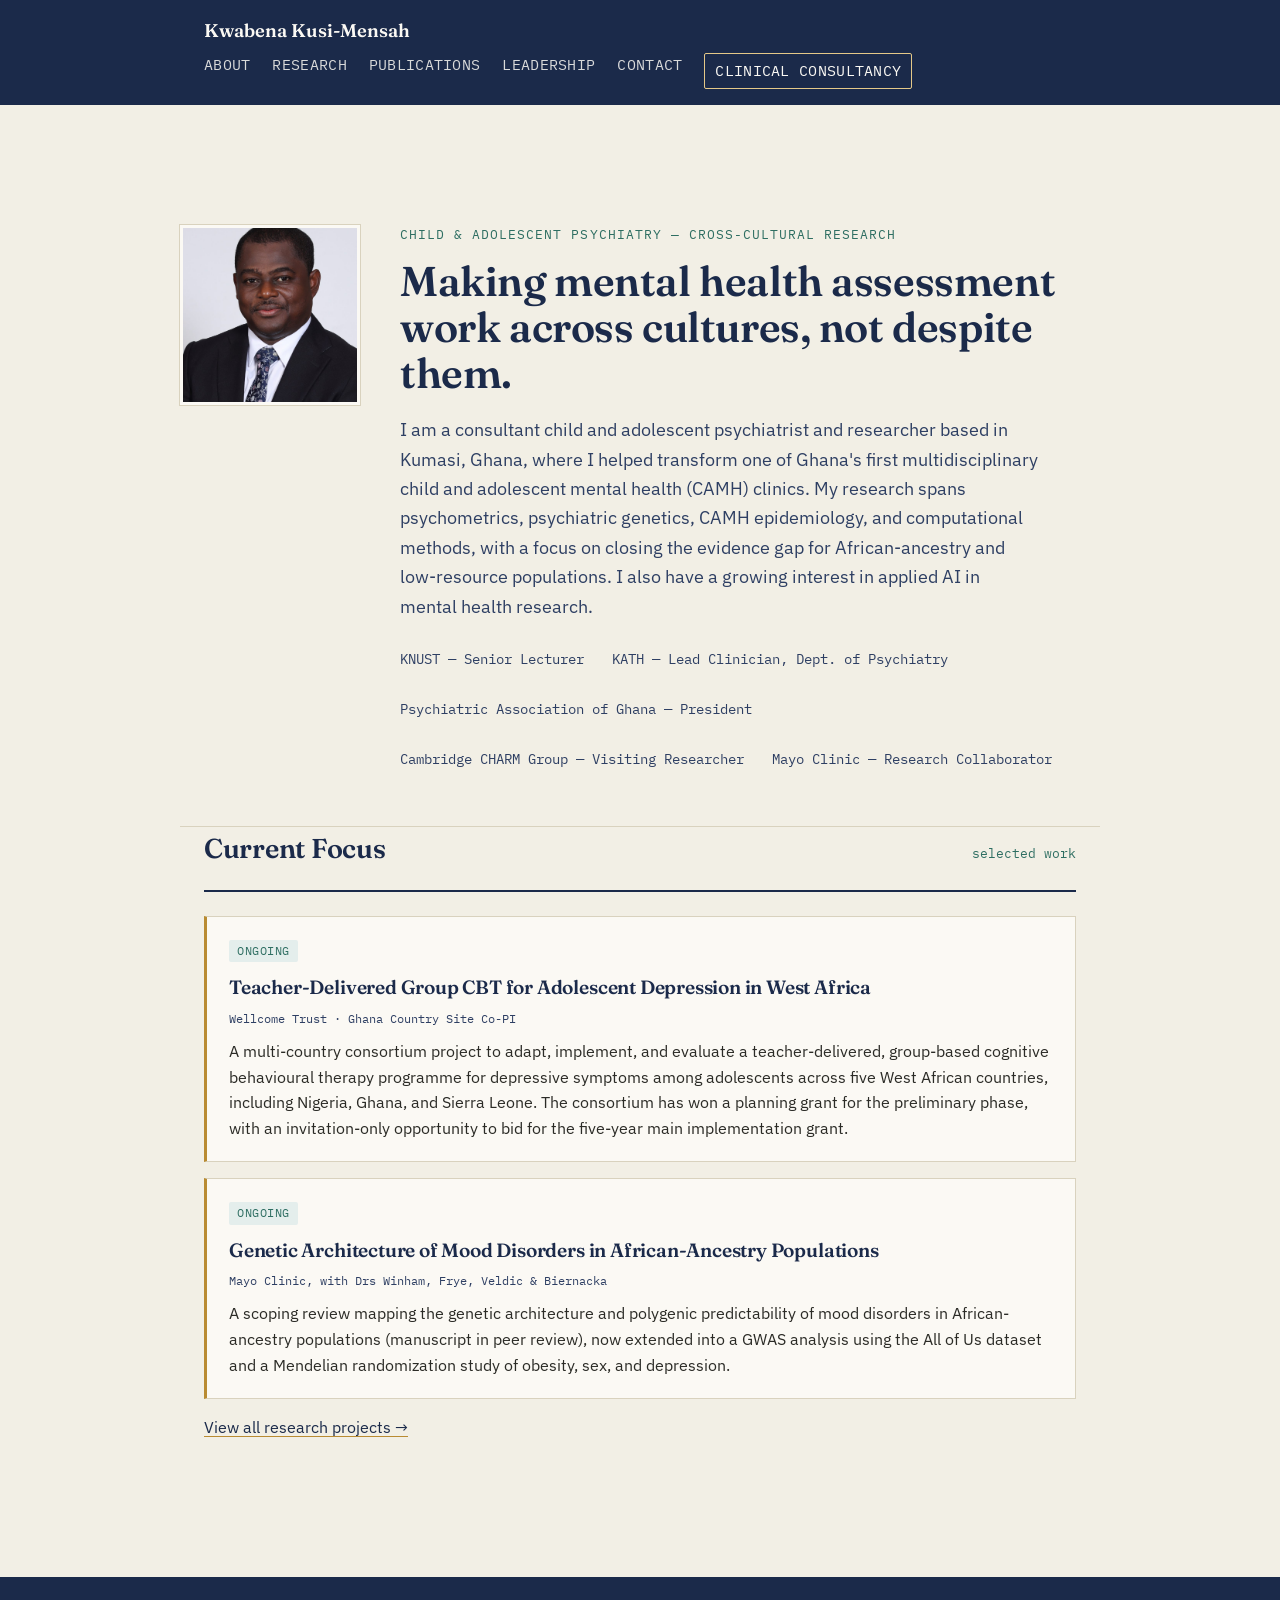
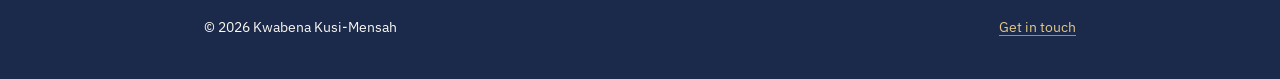
<file: index.html>
<!DOCTYPE html>
<html lang="en">
<head>
<meta charset="UTF-8">
<meta name="viewport" content="width=device-width, initial-scale=1.0">
<title>Kwabena Kusi-Mensah — Child &amp; Adolescent Psychiatrist &amp; Researcher</title>
<link rel="preconnect" href="https://fonts.googleapis.com">
<link href="https://fonts.googleapis.com/css2?family=Fraunces:wght@400;600;700&family=IBM+Plex+Sans:wght@400;500;600&family=IBM+Plex+Mono:wght@400;500&display=swap" rel="stylesheet">
<link rel="stylesheet" href="style.css">
</head>
<body>
  <header class="site-header">
    <div class="nav-inner">
      <a class="brand" href="index.html">Kwabena Kusi-Mensah</a>
      <nav class="primary">
        <a href="about.html">About</a>
        <a href="research.html">Research</a>
        <a href="publications.html">Publications</a>
        <a href="leadership.html">Leadership</a>
        <a href="contact.html">Contact</a>
        <a class="consult" href="consultancy.html">Clinical Consultancy</a>
      </nav>
    </div>
  </header>

<main>
  <div class="container hero">
    <div class="hero-photo-wrap">
      <img class="hero-photo" src="assets/headshot.jpg" alt="Portrait of Kwabena Kusi-Mensah">
      <div class="hero-text">
        <div class="eyebrow">Child &amp; Adolescent Psychiatry — Cross-Cultural Research</div>
        <h1>Making mental health assessment work across cultures, not despite them.</h1>
        <p class="lede">I am a consultant child and adolescent psychiatrist and researcher based in Kumasi, Ghana, where I helped transform one of Ghana's first multidisciplinary child and adolescent mental health (CAMH) clinics. My research spans psychometrics, psychiatric genetics, CAMH epidemiology, and computational methods, with a focus on closing the evidence gap for African-ancestry and low-resource populations. I also have a growing interest in applied AI in mental health research.</p>
        <div class="hero-meta">
          <span>KNUST — Senior Lecturer</span>
          <span>KATH — Lead Clinician, Dept. of Psychiatry</span>
          <span>Psychiatric Association of Ghana — President</span>
          <span>Cambridge CHARM Group — Visiting Researcher</span>
          <span>Mayo Clinic — Research Collaborator</span>
        </div>
      </div>
    </div>
  </div>

  <div class="container">
    <section>
      <div class="section-head">
        <h2>Current Focus</h2>
        <span class="count">selected work</span>
      </div>
      <div class="card">
        <span class="tag ongoing">Ongoing</span>
        <h3>Teacher-Delivered Group CBT for Adolescent Depression in West Africa</h3>
        <div class="meta">Wellcome Trust · Ghana Country Site Co-PI</div>
        <p>A multi-country consortium project to adapt, implement, and evaluate a teacher-delivered, group-based cognitive behavioural therapy programme for depressive symptoms among adolescents across five West African countries, including Nigeria, Ghana, and Sierra Leone. The consortium has won a planning grant for the preliminary phase, with an invitation-only opportunity to bid for the five-year main implementation grant.</p>
      </div>
      <div class="card">
        <span class="tag ongoing">Ongoing</span>
        <h3>Genetic Architecture of Mood Disorders in African-Ancestry Populations</h3>
        <div class="meta">Mayo Clinic, with Drs Winham, Frye, Veldic &amp; Biernacka</div>
        <p>A scoping review mapping the genetic architecture and polygenic predictability of mood disorders in African-ancestry populations (manuscript in peer review), now extended into a GWAS analysis using the All of Us dataset and a Mendelian randomization study of obesity, sex, and depression.</p>
      </div>
      <p><a href="research.html">View all research projects &rarr;</a></p>
    </section>
  </div>
</main>

  <footer>
    <div class="container">
      <div>&copy; 2026 Kwabena Kusi-Mensah</div>
      <div><a href="contact.html">Get in touch</a></div>
    </div>
  </footer>
</body>
</html>
</file>
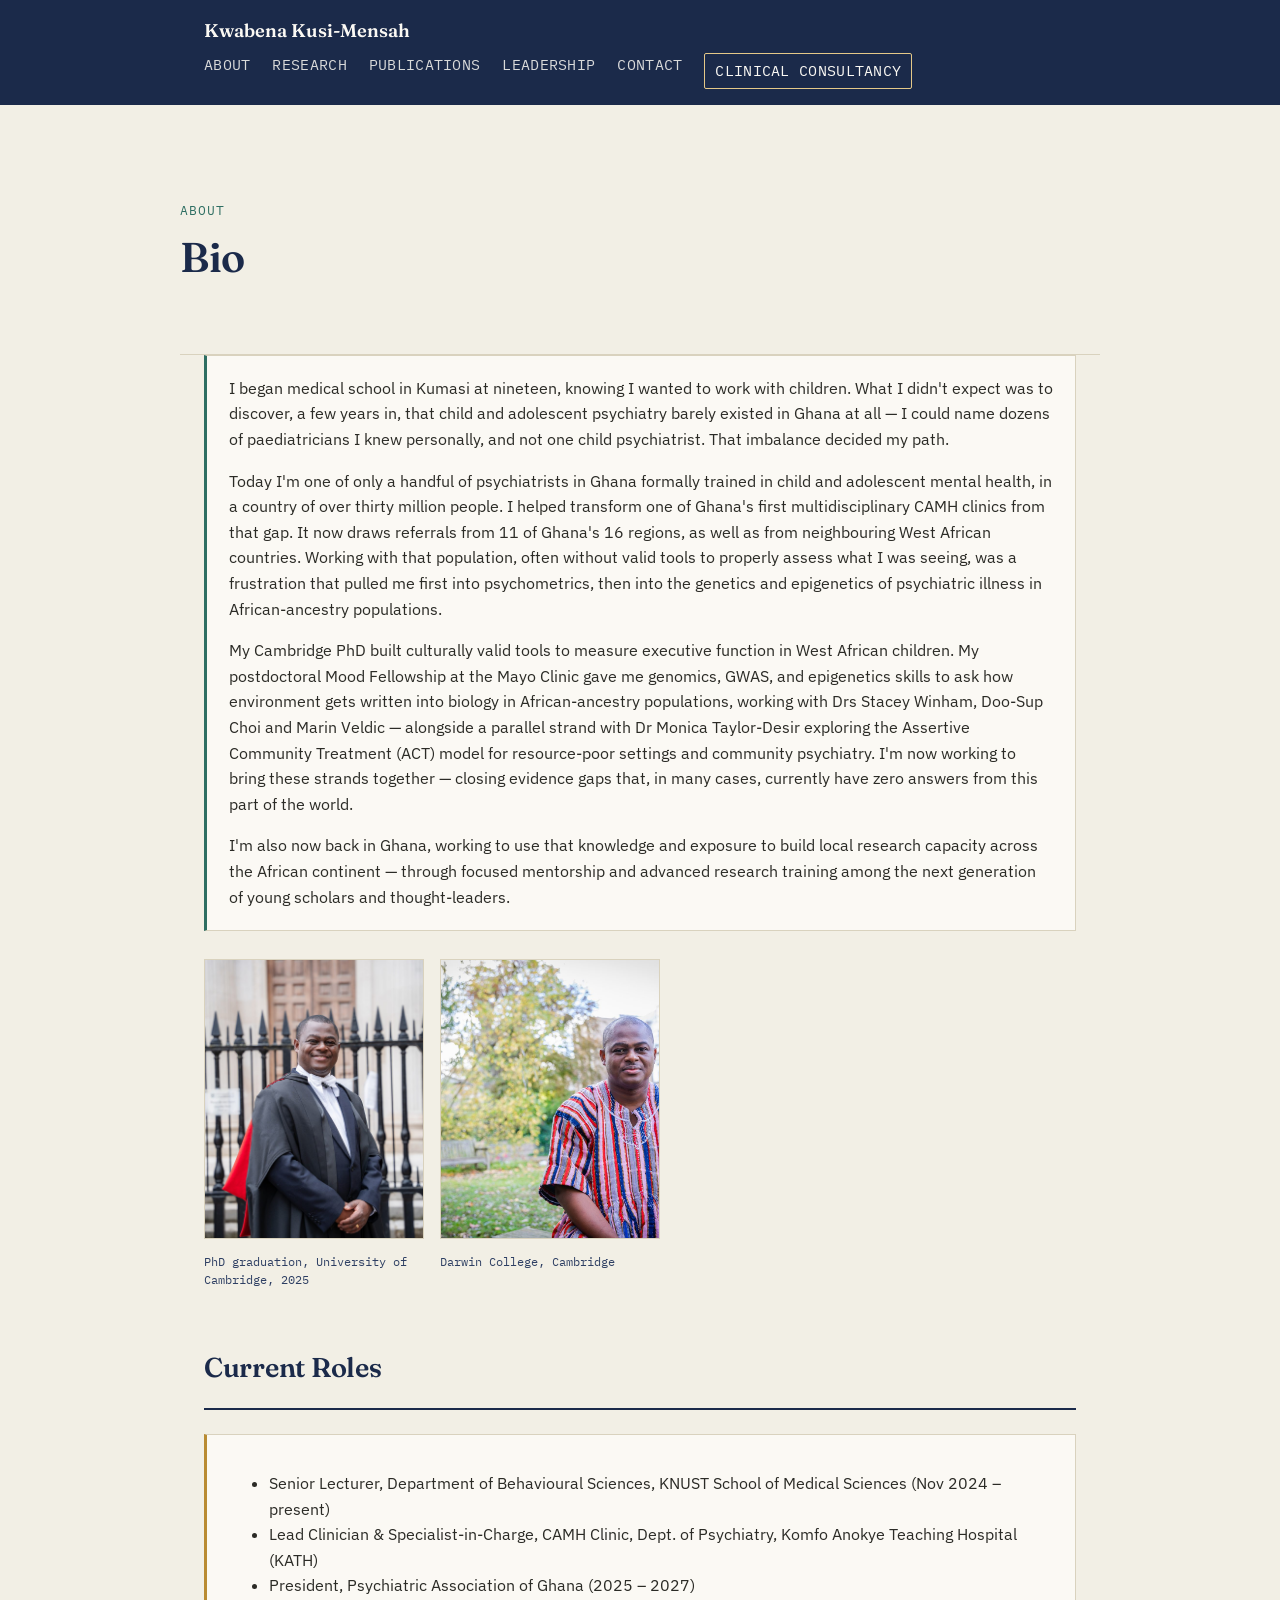
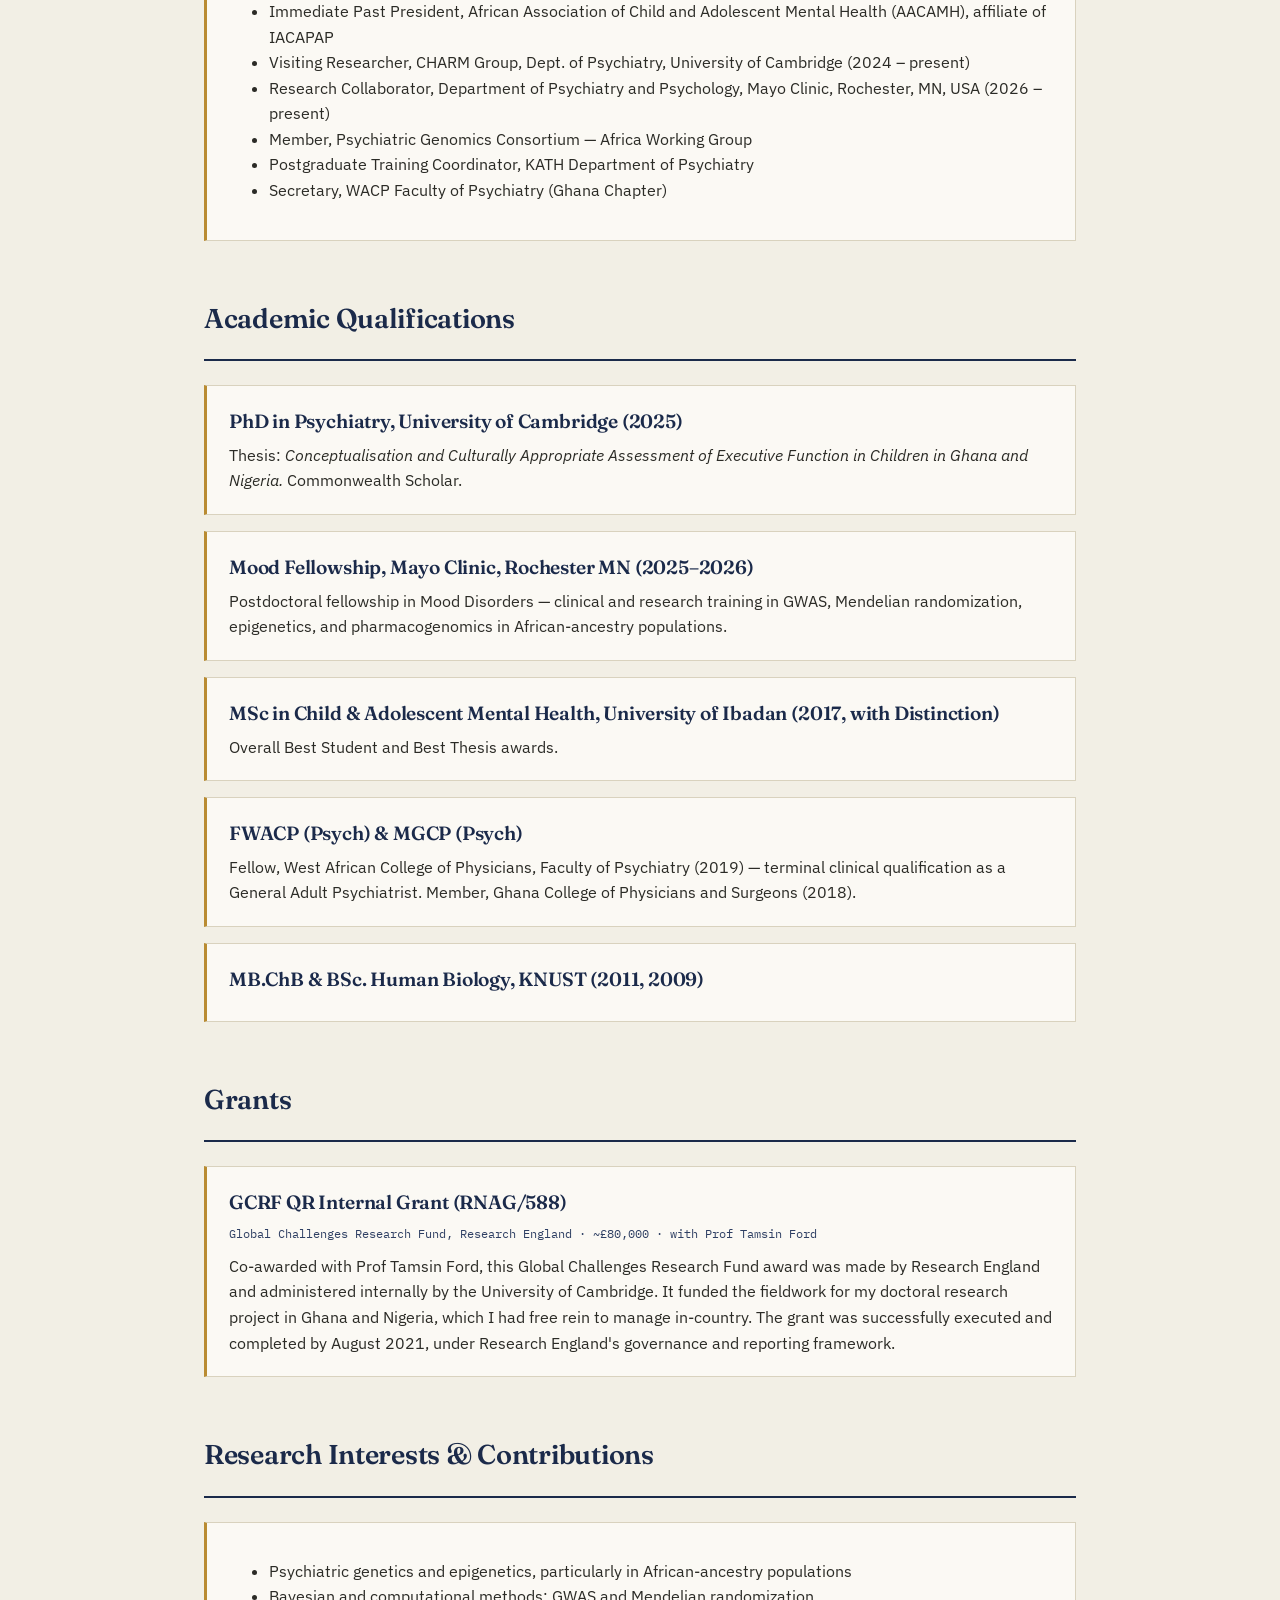
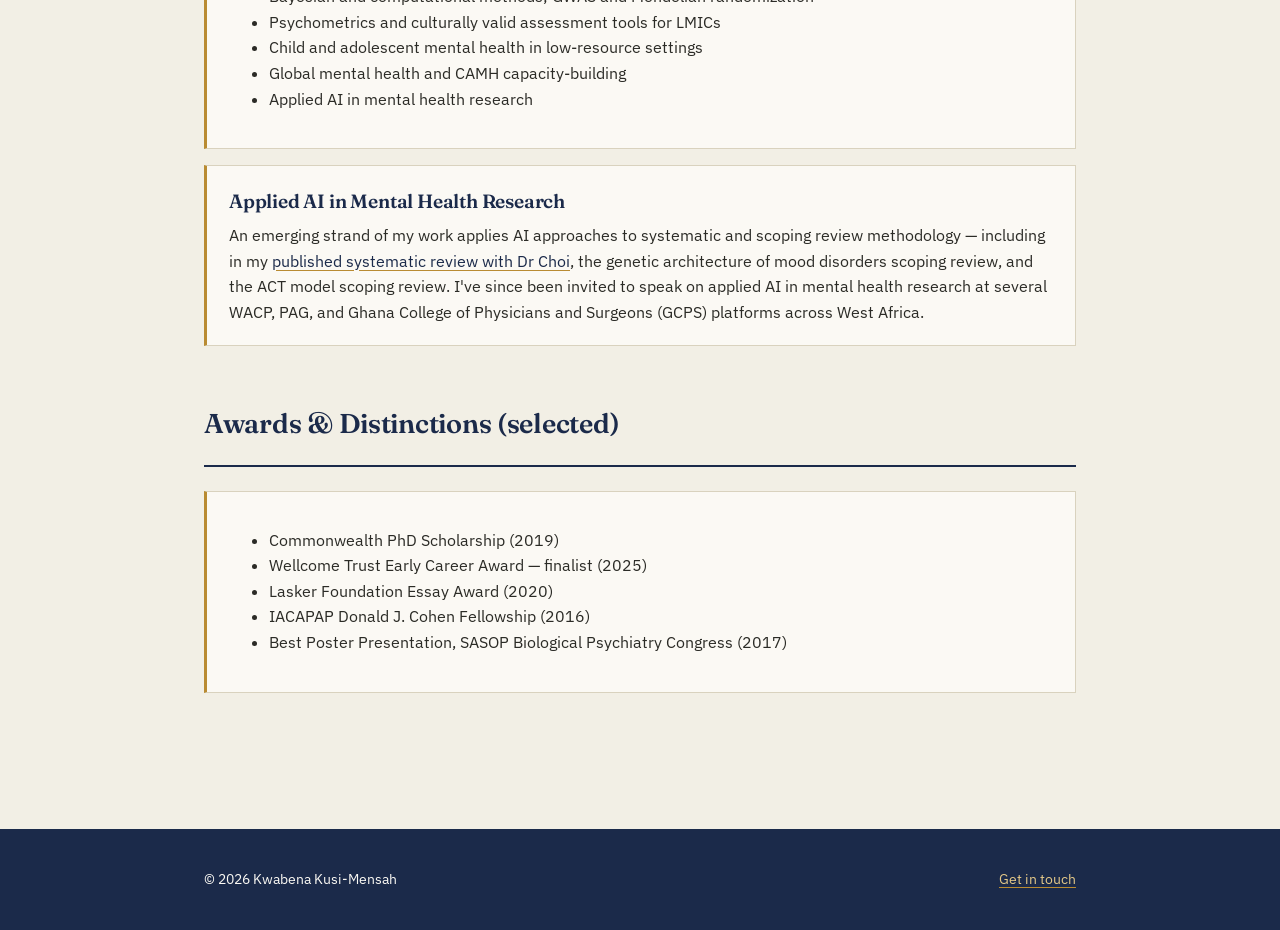
<file: about.html>
<!DOCTYPE html>
<html lang="en">
<head>
<meta charset="UTF-8">
<meta name="viewport" content="width=device-width, initial-scale=1.0">
<title>About — Kwabena Kusi-Mensah</title>
<link rel="preconnect" href="https://fonts.googleapis.com">
<link href="https://fonts.googleapis.com/css2?family=Fraunces:wght@400;600;700&family=IBM+Plex+Sans:wght@400;500;600&family=IBM+Plex+Mono:wght@400;500&display=swap" rel="stylesheet">
<link rel="stylesheet" href="style.css">
</head>
<body>
  <header class="site-header">
    <div class="nav-inner">
      <a class="brand" href="index.html">Kwabena Kusi-Mensah</a>
      <nav class="primary">
        <a href="about.html">About</a>
        <a href="research.html">Research</a>
        <a href="publications.html">Publications</a>
        <a href="leadership.html">Leadership</a>
        <a href="contact.html">Contact</a>
        <a class="consult" href="consultancy.html">Clinical Consultancy</a>
      </nav>
    </div>
  </header>
<main>
  <div class="container hero" style="padding-top:48px;">
    <div class="eyebrow">About</div>
    <h1>Bio</h1>
  </div>
  <div class="container">
    <section>
      <div class="card" style="border-left-color:var(--teal);">
        <p>I began medical school in Kumasi at nineteen, knowing I wanted to work with children. What I didn't expect was to discover, a few years in, that child and adolescent psychiatry barely existed in Ghana at all — I could name dozens of paediatricians I knew personally, and not one child psychiatrist. That imbalance decided my path.</p>
        <p>Today I'm one of only a handful of psychiatrists in Ghana formally trained in child and adolescent mental health, in a country of over thirty million people. I helped transform one of Ghana's first multidisciplinary CAMH clinics from that gap. It now draws referrals from 11 of Ghana's 16 regions, as well as from neighbouring West African countries. Working with that population, often without valid tools to properly assess what I was seeing, was a frustration that pulled me first into psychometrics, then into the genetics and epigenetics of psychiatric illness in African-ancestry populations.</p>
        <p>My Cambridge PhD built culturally valid tools to measure executive function in West African children. My postdoctoral Mood Fellowship at the Mayo Clinic gave me genomics, GWAS, and epigenetics skills to ask how environment gets written into biology in African-ancestry populations, working with Drs Stacey Winham, Doo-Sup Choi and Marin Veldic — alongside a parallel strand with Dr Monica Taylor-Desir exploring the Assertive Community Treatment (ACT) model for resource-poor settings and community psychiatry. I'm now working to bring these strands together — closing evidence gaps that, in many cases, currently have zero answers from this part of the world.</p>
        <p>I'm also now back in Ghana, working to use that knowledge and exposure to build local research capacity across the African continent — through focused mentorship and advanced research training among the next generation of young scholars and thought-leaders.</p>
      </div>

      <div class="about-photos" style="margin-top:28px;">
        <figure>
          <img src="assets/kwabena-graduation.jpg" alt="Kwabena Kusi-Mensah at his Cambridge PhD graduation">
          <figcaption>PhD graduation, University of Cambridge, 2025</figcaption>
        </figure>
        <figure>
          <img src="assets/kwabena-smock.jpg" alt="Kwabena Kusi-Mensah in Cambridge">
          <figcaption>Darwin College, Cambridge</figcaption>
        </figure>
      </div>
    </section>

    <section>
      <div class="section-head"><h2>Current Roles</h2></div>
      <div class="card">
        <ul>
          <li>Senior Lecturer, Department of Behavioural Sciences, KNUST School of Medical Sciences (Nov 2024 – present)</li>
          <li>Lead Clinician &amp; Specialist-in-Charge, CAMH Clinic, Dept. of Psychiatry, Komfo Anokye Teaching Hospital (KATH)</li>
          <li>President, Psychiatric Association of Ghana (2025 – 2027)</li>
          <li>Immediate Past President, African Association of Child and Adolescent Mental Health (AACAMH), affiliate of IACAPAP</li>
          <li>Visiting Researcher, CHARM Group, Dept. of Psychiatry, University of Cambridge (2024 – present)</li>
          <li>Research Collaborator, Department of Psychiatry and Psychology, Mayo Clinic, Rochester, MN, USA (2026 – present)</li>
          <li>Member, Psychiatric Genomics Consortium — Africa Working Group</li>
          <li>Postgraduate Training Coordinator, KATH Department of Psychiatry</li>
          <li>Secretary, WACP Faculty of Psychiatry (Ghana Chapter)</li>
        </ul>
      </div>
    </section>

    <section>
      <div class="section-head"><h2>Academic Qualifications</h2></div>
      <div class="card">
        <h3>PhD in Psychiatry, University of Cambridge (2025)</h3>
        <p>Thesis: <em>Conceptualisation and Culturally Appropriate Assessment of Executive Function in Children in Ghana and Nigeria.</em> Commonwealth Scholar.</p>
      </div>
      <div class="card">
        <h3>Mood Fellowship, Mayo Clinic, Rochester MN (2025–2026)</h3>
        <p>Postdoctoral fellowship in Mood Disorders — clinical and research training in GWAS, Mendelian randomization, epigenetics, and pharmacogenomics in African-ancestry populations.</p>
      </div>
      <div class="card">
        <h3>MSc in Child &amp; Adolescent Mental Health, University of Ibadan (2017, with Distinction)</h3>
        <p>Overall Best Student and Best Thesis awards.</p>
      </div>
      <div class="card">
        <h3>FWACP (Psych) &amp; MGCP (Psych)</h3>
        <p>Fellow, West African College of Physicians, Faculty of Psychiatry (2019) — terminal clinical qualification as a General Adult Psychiatrist. Member, Ghana College of Physicians and Surgeons (2018).</p>
      </div>
      <div class="card">
        <h3>MB.ChB &amp; BSc. Human Biology, KNUST (2011, 2009)</h3>
      </div>
    </section>

    <section>
      <div class="section-head"><h2>Grants</h2></div>
      <div class="card">
        <h3>GCRF QR Internal Grant (RNAG/588)</h3>
        <div class="meta">Global Challenges Research Fund, Research England · ~£80,000 · with Prof Tamsin Ford</div>
        <p>Co-awarded with Prof Tamsin Ford, this Global Challenges Research Fund award was made by Research England and administered internally by the University of Cambridge. It funded the fieldwork for my doctoral research project in Ghana and Nigeria, which I had free rein to manage in-country. The grant was successfully executed and completed by August 2021, under Research England's governance and reporting framework.</p>
      </div>
    </section>

    <section>
      <div class="section-head"><h2>Research Interests &amp; Contributions</h2></div>
      <div class="card">
        <ul>
          <li>Psychiatric genetics and epigenetics, particularly in African-ancestry populations</li>
          <li>Bayesian and computational methods; GWAS and Mendelian randomization</li>
          <li>Psychometrics and culturally valid assessment tools for LMICs</li>
          <li>Child and adolescent mental health in low-resource settings</li>
          <li>Global mental health and CAMH capacity-building</li>
          <li>Applied AI in mental health research</li>
        </ul>
      </div>
      <div class="card">
        <h3>Applied AI in Mental Health Research</h3>
        <p>An emerging strand of my work applies AI approaches to systematic and scoping review methodology — including in my <a href="https://doi.org/10.1016/j.neubiorev.2026.106979" target="_blank" rel="noopener">published systematic review with Dr Choi</a>, the genetic architecture of mood disorders scoping review, and the ACT model scoping review. I've since been invited to speak on applied AI in mental health research at several WACP, PAG, and Ghana College of Physicians and Surgeons (GCPS) platforms across West Africa.</p>
      </div>
    </section>

    <section>
      <div class="section-head"><h2>Awards &amp; Distinctions (selected)</h2></div>
      <div class="card">
        <ul>
          <li>Commonwealth PhD Scholarship (2019)</li>
          <li>Wellcome Trust Early Career Award — finalist (2025)</li>
          <li>Lasker Foundation Essay Award (2020)</li>
          <li>IACAPAP Donald J. Cohen Fellowship (2016)</li>
          <li>Best Poster Presentation, SASOP Biological Psychiatry Congress (2017)</li>
        </ul>
      </div>
    </section>
  </div>
</main>
  <footer>
    <div class="container">
      <div>&copy; 2026 Kwabena Kusi-Mensah</div>
      <div><a href="contact.html">Get in touch</a></div>
    </div>
  </footer>
</body>
</html>
</file>
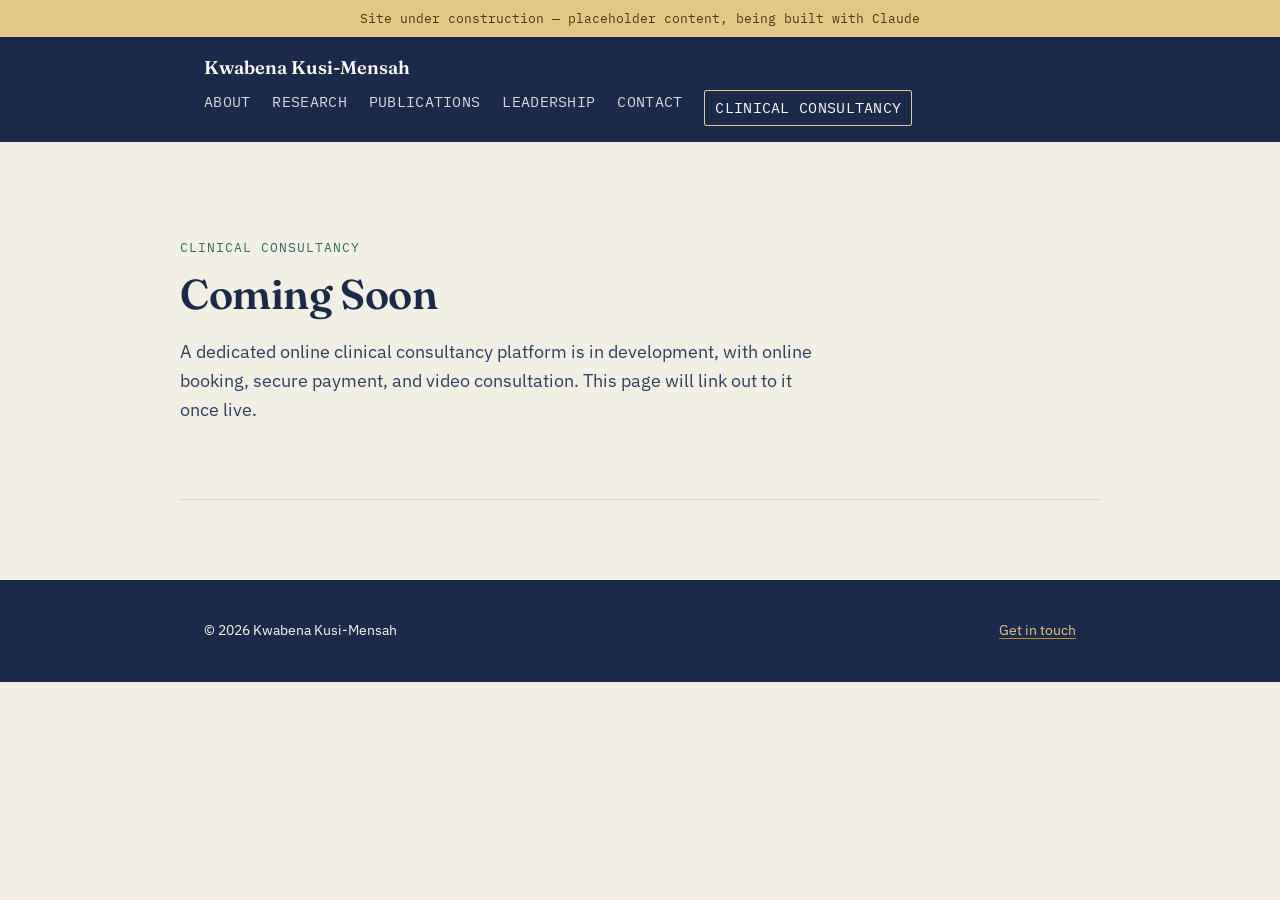
<file: consultancy.html>
<!DOCTYPE html>
<html lang="en">
<head>
<meta charset="UTF-8">
<meta name="viewport" content="width=device-width, initial-scale=1.0">
<title>Clinical Consultancy — Kwabena Kusi-Mensah</title>
<link rel="preconnect" href="https://fonts.googleapis.com">
<link href="https://fonts.googleapis.com/css2?family=Fraunces:wght@400;600;700&family=IBM+Plex+Sans:wght@400;500;600&family=IBM+Plex+Mono:wght@400;500&display=swap" rel="stylesheet">
<link rel="stylesheet" href="style.css">
</head>
<body>
<div class="draft-banner">Site under construction — placeholder content, being built with Claude</div>
  <header class="site-header">
    <div class="nav-inner">
      <a class="brand" href="index.html">Kwabena Kusi-Mensah</a>
      <nav class="primary">
        <a href="about.html">About</a>
        <a href="research.html">Research</a>
        <a href="publications.html">Publications</a>
        <a href="leadership.html">Leadership</a>
        <a href="contact.html">Contact</a>
        <a class="consult" href="consultancy.html">Clinical Consultancy</a>
      </nav>
    </div>
  </header>
<main>
  <div class="container hero" style="padding-top:48px;">
    <div class="eyebrow">Clinical Consultancy</div>
    <h1>Coming Soon</h1>
    <p class="lede">A dedicated online clinical consultancy platform is in development, with online booking, secure payment, and video consultation. This page will link out to it once live.</p>
  </div>
</main>
  <footer>
    <div class="container">
      <div>&copy; 2026 Kwabena Kusi-Mensah</div>
      <div><a href="contact.html">Get in touch</a></div>
    </div>
  </footer>
</body>
</html>
</file>
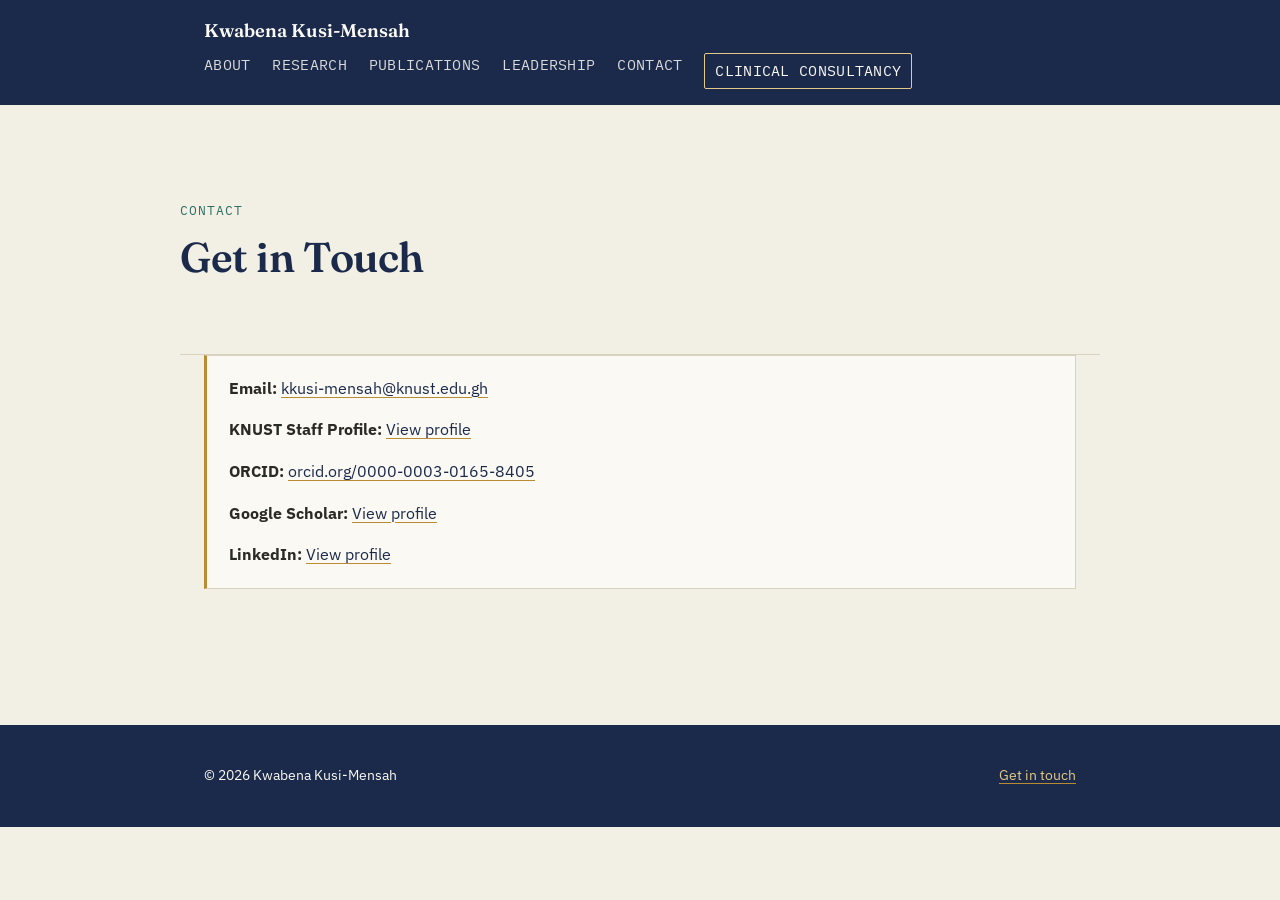
<file: contact.html>
<!DOCTYPE html>
<html lang="en">
<head>
<meta charset="UTF-8">
<meta name="viewport" content="width=device-width, initial-scale=1.0">
<title>Contact — Kwabena Kusi-Mensah</title>
<link rel="preconnect" href="https://fonts.googleapis.com">
<link href="https://fonts.googleapis.com/css2?family=Fraunces:wght@400;600;700&family=IBM+Plex+Sans:wght@400;500;600&family=IBM+Plex+Mono:wght@400;500&display=swap" rel="stylesheet">
<link rel="stylesheet" href="style.css">
</head>
<body>
  <header class="site-header">
    <div class="nav-inner">
      <a class="brand" href="index.html">Kwabena Kusi-Mensah</a>
      <nav class="primary">
        <a href="about.html">About</a>
        <a href="research.html">Research</a>
        <a href="publications.html">Publications</a>
        <a href="leadership.html">Leadership</a>
        <a href="contact.html">Contact</a>
        <a class="consult" href="consultancy.html">Clinical Consultancy</a>
      </nav>
    </div>
  </header>
<main>
  <div class="container hero" style="padding-top:48px;">
    <div class="eyebrow">Contact</div>
    <h1>Get in Touch</h1>
  </div>
  <div class="container">
    <section>
      <div class="card">
        <p><strong>Email:</strong> <a href="mailto:kkusi-mensah@knust.edu.gh">kkusi-mensah@knust.edu.gh</a></p>
        <p><strong>KNUST Staff Profile:</strong> <a href="https://webapps.knust.edu.gh/staff/dirsearch/profile/summary/c1e38a6f145b.html" target="_blank" rel="noopener">View profile</a></p>
        <p><strong>ORCID:</strong> <a href="https://orcid.org/0000-0003-0165-8405" target="_blank" rel="noopener">orcid.org/0000-0003-0165-8405</a></p>
        <p><strong>Google Scholar:</strong> <a href="https://scholar.google.com/citations?user=pGjwicAAAAAJ&hl=en" target="_blank" rel="noopener">View profile</a></p>
        <p><strong>LinkedIn:</strong> <a href="https://www.linkedin.com/in/kwabena-kusi-mensah-04137316/" target="_blank" rel="noopener">View profile</a></p>
      </div>
    </section>
  </div>
</main>
  <footer>
    <div class="container">
      <div>&copy; 2026 Kwabena Kusi-Mensah</div>
      <div><a href="contact.html">Get in touch</a></div>
    </div>
  </footer>
</body>
</html>
</file>
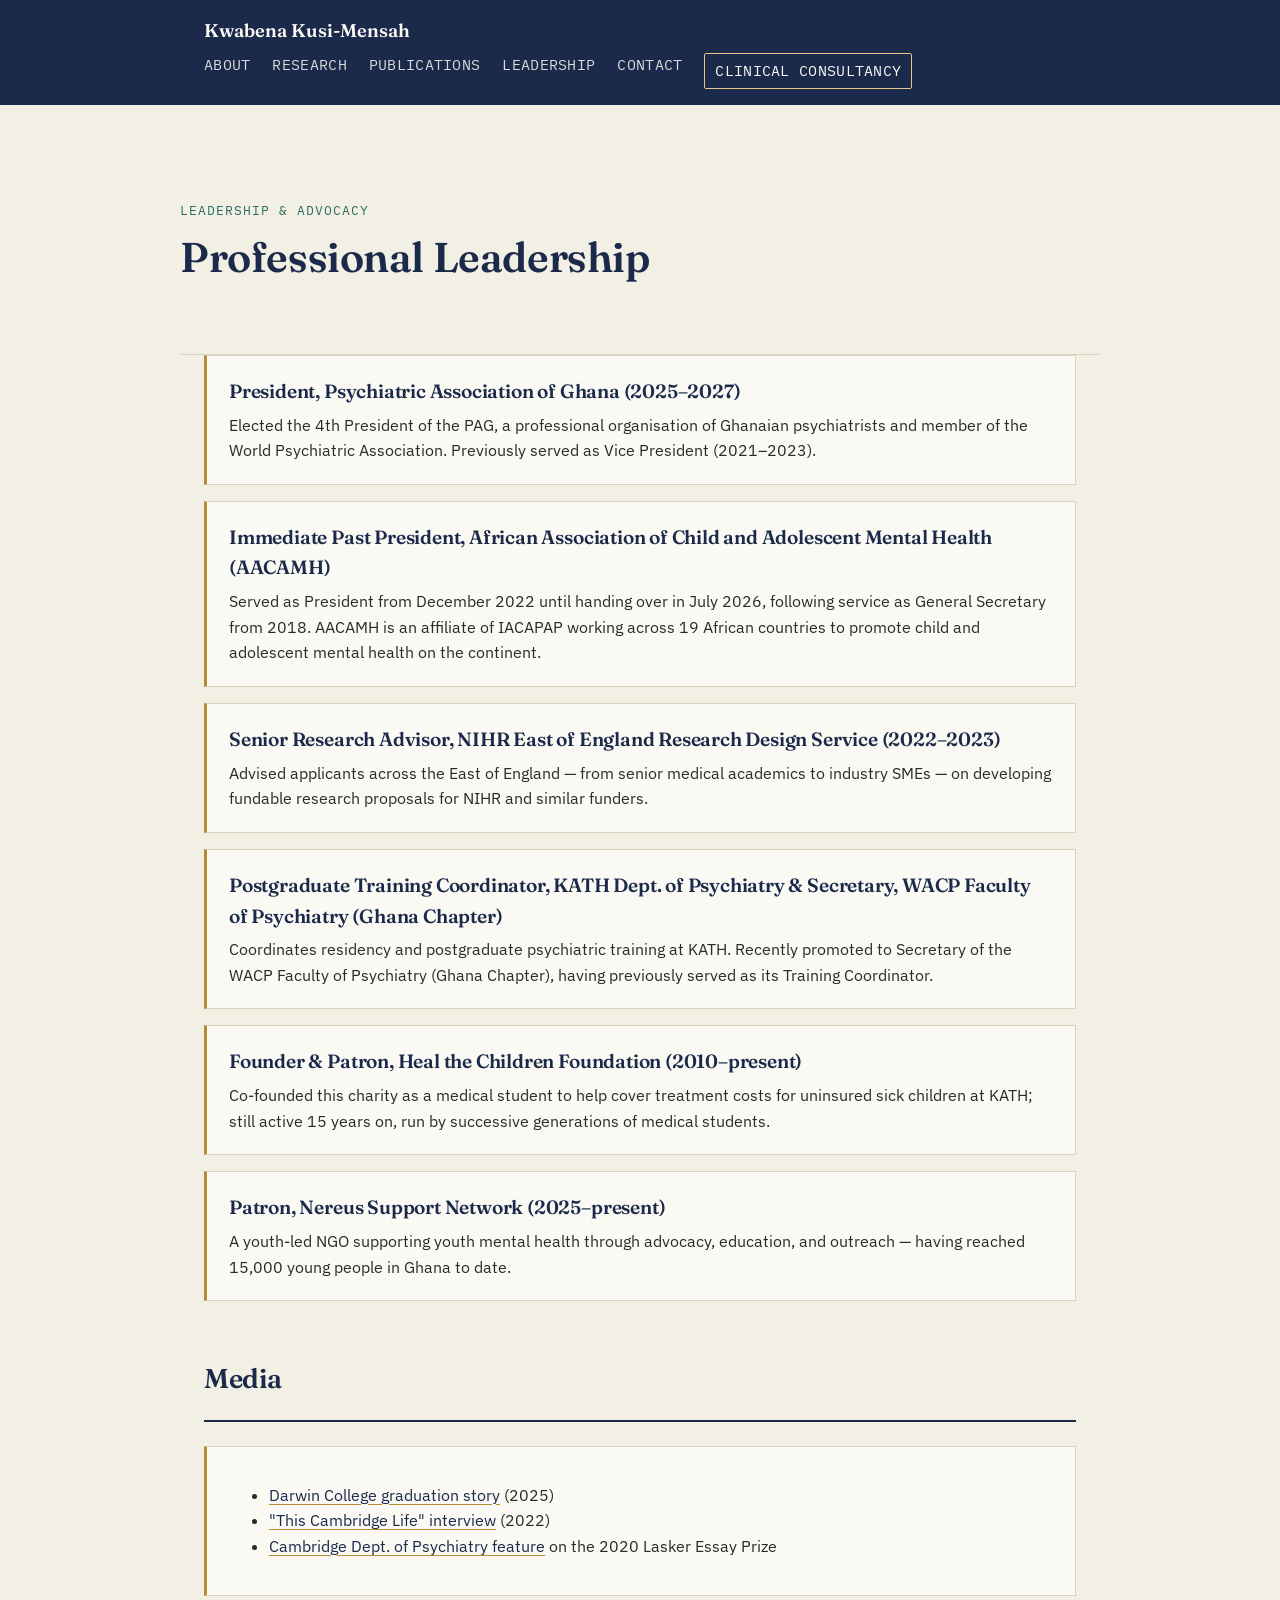
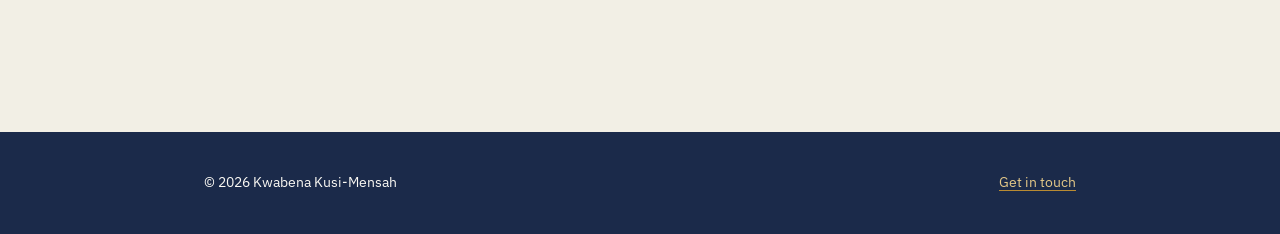
<file: leadership.html>
<!DOCTYPE html>
<html lang="en">
<head>
<meta charset="UTF-8">
<meta name="viewport" content="width=device-width, initial-scale=1.0">
<title>Leadership — Kwabena Kusi-Mensah</title>
<link rel="preconnect" href="https://fonts.googleapis.com">
<link href="https://fonts.googleapis.com/css2?family=Fraunces:wght@400;600;700&family=IBM+Plex+Sans:wght@400;500;600&family=IBM+Plex+Mono:wght@400;500&display=swap" rel="stylesheet">
<link rel="stylesheet" href="style.css">
</head>
<body>
  <header class="site-header">
    <div class="nav-inner">
      <a class="brand" href="index.html">Kwabena Kusi-Mensah</a>
      <nav class="primary">
        <a href="about.html">About</a>
        <a href="research.html">Research</a>
        <a href="publications.html">Publications</a>
        <a href="leadership.html">Leadership</a>
        <a href="contact.html">Contact</a>
        <a class="consult" href="consultancy.html">Clinical Consultancy</a>
      </nav>
    </div>
  </header>
<main>
  <div class="container hero" style="padding-top:48px;">
    <div class="eyebrow">Leadership &amp; Advocacy</div>
    <h1>Professional Leadership</h1>
  </div>
  <div class="container">
    <section>
      <div class="card">
        <h3>President, Psychiatric Association of Ghana (2025–2027)</h3>
        <p>Elected the 4th President of the PAG, a professional organisation of Ghanaian psychiatrists and member of the World Psychiatric Association. Previously served as Vice President (2021–2023).</p>
      </div>
      <div class="card">
        <h3>Immediate Past President, African Association of Child and Adolescent Mental Health (AACAMH)</h3>
        <p>Served as President from December 2022 until handing over in July 2026, following service as General Secretary from 2018. AACAMH is an affiliate of IACAPAP working across 19 African countries to promote child and adolescent mental health on the continent.</p>
      </div>
      <div class="card">
        <h3>Senior Research Advisor, NIHR East of England Research Design Service (2022–2023)</h3>
        <p>Advised applicants across the East of England — from senior medical academics to industry SMEs — on developing fundable research proposals for NIHR and similar funders.</p>
      </div>
      <div class="card">
        <h3>Postgraduate Training Coordinator, KATH Dept. of Psychiatry &amp; Secretary, WACP Faculty of Psychiatry (Ghana Chapter)</h3>
        <p>Coordinates residency and postgraduate psychiatric training at KATH. Recently promoted to Secretary of the WACP Faculty of Psychiatry (Ghana Chapter), having previously served as its Training Coordinator.</p>
      </div>
      <div class="card">
        <h3>Founder &amp; Patron, Heal the Children Foundation (2010–present)</h3>
        <p>Co-founded this charity as a medical student to help cover treatment costs for uninsured sick children at KATH; still active 15 years on, run by successive generations of medical students.</p>
      </div>
      <div class="card">
        <h3>Patron, Nereus Support Network (2025–present)</h3>
        <p>A youth-led NGO supporting youth mental health through advocacy, education, and outreach — having reached 15,000 young people in Ghana to date.</p>
      </div>
    </section>
    <section>
      <div class="section-head"><h2>Media</h2></div>
      <div class="card">
        <ul>
          <li><a href="https://www.darwin.cam.ac.uk/news/graduation-story-kwabena-kusi-mensah/" target="_blank" rel="noopener">Darwin College graduation story</a> (2025)</li>
          <li><a href="https://www.cam.ac.uk/this-cambridge-life/creating-culturally-appropriate-cognitive-assessments-for-children-and-adolescents-in-west-africa" target="_blank" rel="noopener">"This Cambridge Life" interview</a> (2022)</li>
          <li><a href="https://www.psychiatry.cam.ac.uk/blog/2020/08/30/congratulations-to-kwabena-kusi-mensah-on-winning-the-2020-lasker-essay-contest/" target="_blank" rel="noopener">Cambridge Dept. of Psychiatry feature</a> on the 2020 Lasker Essay Prize</li>
        </ul>
      </div>
    </section>
  </div>
</main>
  <footer>
    <div class="container">
      <div>&copy; 2026 Kwabena Kusi-Mensah</div>
      <div><a href="contact.html">Get in touch</a></div>
    </div>
  </footer>
</body>
</html>
</file>
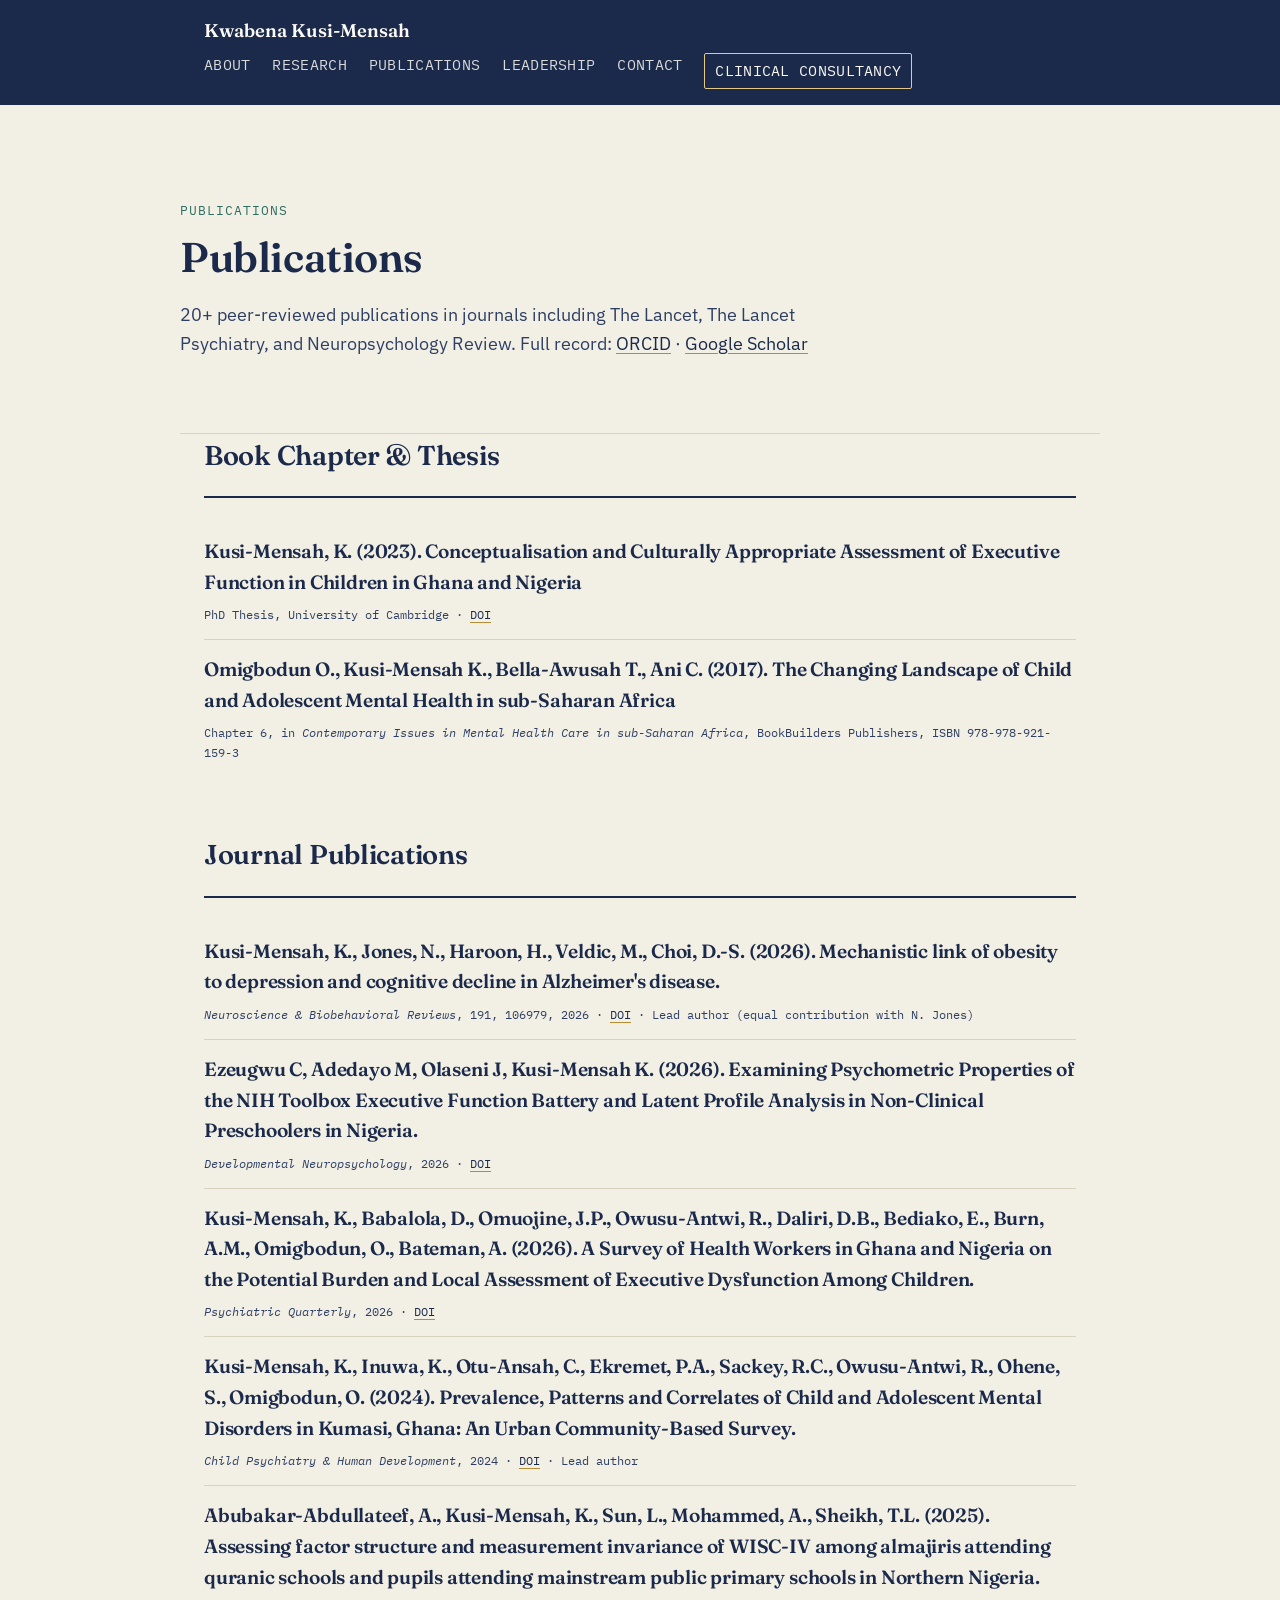
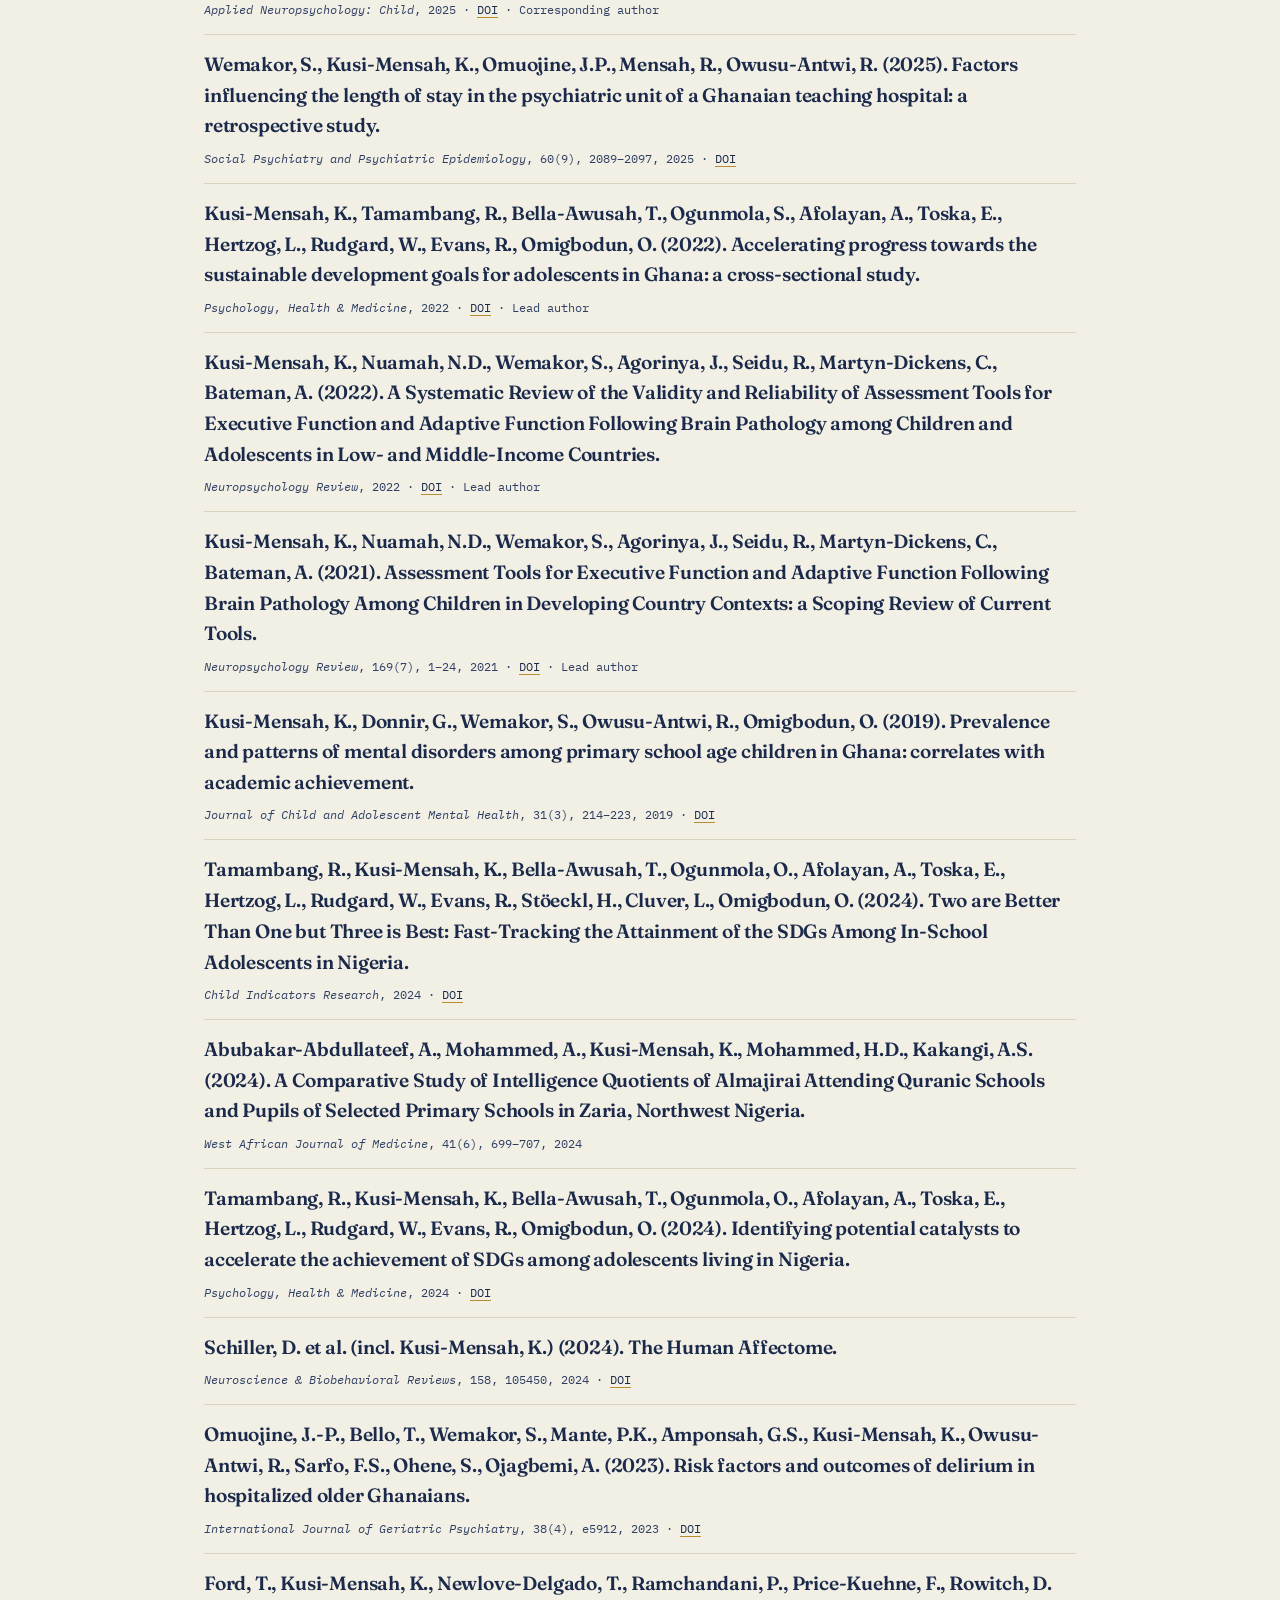
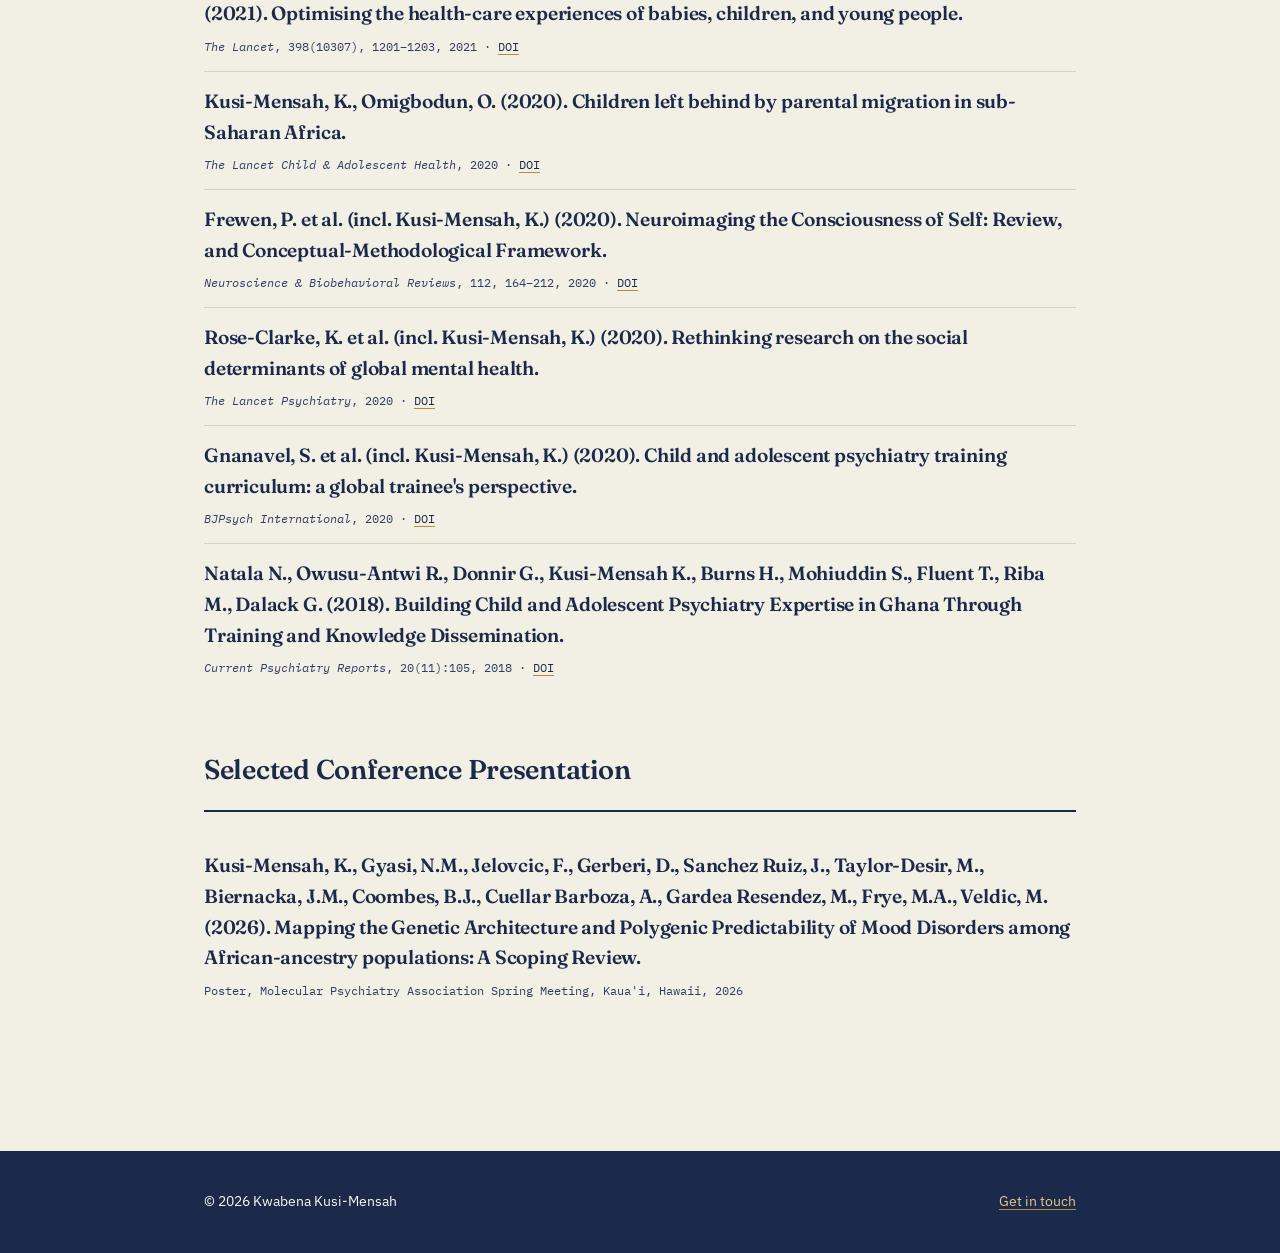
<file: publications.html>
<!DOCTYPE html>
<html lang="en">
<head>
<meta charset="UTF-8">
<meta name="viewport" content="width=device-width, initial-scale=1.0">
<title>Publications — Kwabena Kusi-Mensah</title>
<link rel="preconnect" href="https://fonts.googleapis.com">
<link href="https://fonts.googleapis.com/css2?family=Fraunces:wght@400;600;700&family=IBM+Plex+Sans:wght@400;500;600&family=IBM+Plex+Mono:wght@400;500&display=swap" rel="stylesheet">
<link rel="stylesheet" href="style.css">
</head>
<body>
  <header class="site-header">
    <div class="nav-inner">
      <a class="brand" href="index.html">Kwabena Kusi-Mensah</a>
      <nav class="primary">
        <a href="about.html">About</a>
        <a href="research.html">Research</a>
        <a href="publications.html">Publications</a>
        <a href="leadership.html">Leadership</a>
        <a href="contact.html">Contact</a>
        <a class="consult" href="consultancy.html">Clinical Consultancy</a>
      </nav>
    </div>
  </header>
<main>
  <div class="container hero" style="padding-top:48px;">
    <div class="eyebrow">Publications</div>
    <h1>Publications</h1>
    <p class="lede">20+ peer-reviewed publications in journals including The Lancet, The Lancet Psychiatry, and Neuropsychology Review. Full record: <a href="https://orcid.org/0000-0003-0165-8405" target="_blank" rel="noopener">ORCID</a> &middot; <a href="https://scholar.google.com/citations?user=pGjwicAAAAAJ&hl=en" target="_blank" rel="noopener">Google Scholar</a></p>
  </div>
  <div class="container">
    <section>
      <div class="section-head"><h2>Book Chapter &amp; Thesis</h2></div>
      <div class="pub">
        <h3>Kusi-Mensah, K. (2023). Conceptualisation and Culturally Appropriate Assessment of Executive Function in Children in Ghana and Nigeria</h3>
        <div class="pub-meta">PhD Thesis, University of Cambridge · <a href="https://doi.org/10.17863/CAM.113414" target="_blank" rel="noopener">DOI</a></div>
      </div>
      <div class="pub">
        <h3>Omigbodun O., Kusi-Mensah K., Bella-Awusah T., Ani C. (2017). The Changing Landscape of Child and Adolescent Mental Health in sub-Saharan Africa</h3>
        <div class="pub-meta">Chapter 6, in <em>Contemporary Issues in Mental Health Care in sub-Saharan Africa</em>, BookBuilders Publishers, ISBN 978-978-921-159-3</div>
      </div>
    </section>

    <section>
      <div class="section-head"><h2>Journal Publications</h2></div>

      <div class="pub"><h3>Kusi-Mensah, K., Jones, N., Haroon, H., Veldic, M., Choi, D.-S. (2026). Mechanistic link of obesity to depression and cognitive decline in Alzheimer's disease.</h3><div class="pub-meta"><em>Neuroscience &amp; Biobehavioral Reviews</em>, 191, 106979, 2026 · <a href="https://doi.org/10.1016/j.neubiorev.2026.106979" target="_blank" rel="noopener">DOI</a> · Lead author (equal contribution with N. Jones)</div></div>

      <div class="pub"><h3>Ezeugwu C, Adedayo M, Olaseni J, Kusi-Mensah K. (2026). Examining Psychometric Properties of the NIH Toolbox Executive Function Battery and Latent Profile Analysis in Non-Clinical Preschoolers in Nigeria.</h3><div class="pub-meta"><em>Developmental Neuropsychology</em>, 2026 · <a href="https://doi.org/10.1080/87565641.2026.2656782" target="_blank" rel="noopener">DOI</a></div></div>

      <div class="pub"><h3>Kusi-Mensah, K., Babalola, D., Omuojine, J.P., Owusu-Antwi, R., Daliri, D.B., Bediako, E., Burn, A.M., Omigbodun, O., Bateman, A. (2026). A Survey of Health Workers in Ghana and Nigeria on the Potential Burden and Local Assessment of Executive Dysfunction Among Children.</h3><div class="pub-meta"><em>Psychiatric Quarterly</em>, 2026 · <a href="https://doi.org/10.1007/S11126-025-10244-5" target="_blank" rel="noopener">DOI</a></div></div>

      <div class="pub"><h3>Kusi-Mensah, K., Inuwa, K., Otu-Ansah, C., Ekremet, P.A., Sackey, R.C., Owusu-Antwi, R., Ohene, S., Omigbodun, O. (2024). Prevalence, Patterns and Correlates of Child and Adolescent Mental Disorders in Kumasi, Ghana: An Urban Community-Based Survey.</h3><div class="pub-meta"><em>Child Psychiatry &amp; Human Development</em>, 2024 · <a href="https://doi.org/10.1007/S10578-024-01799-8" target="_blank" rel="noopener">DOI</a> · Lead author</div></div>

      <div class="pub"><h3>Abubakar-Abdullateef, A., Kusi-Mensah, K., Sun, L., Mohammed, A., Sheikh, T.L. (2025). Assessing factor structure and measurement invariance of WISC-IV among almajiris attending quranic schools and pupils attending mainstream public primary schools in Northern Nigeria.</h3><div class="pub-meta"><em>Applied Neuropsychology: Child</em>, 2025 · <a href="https://doi.org/10.1080/21622965.2025.2475297" target="_blank" rel="noopener">DOI</a> · Corresponding author</div></div>

      <div class="pub"><h3>Wemakor, S., Kusi-Mensah, K., Omuojine, J.P., Mensah, R., Owusu-Antwi, R. (2025). Factors influencing the length of stay in the psychiatric unit of a Ghanaian teaching hospital: a retrospective study.</h3><div class="pub-meta"><em>Social Psychiatry and Psychiatric Epidemiology</em>, 60(9), 2089–2097, 2025 · <a href="https://doi.org/10.1007/S00127-025-02889-1" target="_blank" rel="noopener">DOI</a></div></div>

      <div class="pub"><h3>Kusi-Mensah, K., Tamambang, R., Bella-Awusah, T., Ogunmola, S., Afolayan, A., Toska, E., Hertzog, L., Rudgard, W., Evans, R., Omigbodun, O. (2022). Accelerating progress towards the sustainable development goals for adolescents in Ghana: a cross-sectional study.</h3><div class="pub-meta"><em>Psychology, Health &amp; Medicine</em>, 2022 · <a href="https://doi.org/10.1080/13548506.2022.2108086" target="_blank" rel="noopener">DOI</a> · Lead author</div></div>

      <div class="pub"><h3>Kusi-Mensah, K., Nuamah, N.D., Wemakor, S., Agorinya, J., Seidu, R., Martyn-Dickens, C., Bateman, A. (2022). A Systematic Review of the Validity and Reliability of Assessment Tools for Executive Function and Adaptive Function Following Brain Pathology among Children and Adolescents in Low- and Middle-Income Countries.</h3><div class="pub-meta"><em>Neuropsychology Review</em>, 2022 · <a href="https://doi.org/10.1007/s11065-022-09538-3" target="_blank" rel="noopener">DOI</a> · Lead author</div></div>

      <div class="pub"><h3>Kusi-Mensah, K., Nuamah, N.D., Wemakor, S., Agorinya, J., Seidu, R., Martyn-Dickens, C., Bateman, A. (2021). Assessment Tools for Executive Function and Adaptive Function Following Brain Pathology Among Children in Developing Country Contexts: a Scoping Review of Current Tools.</h3><div class="pub-meta"><em>Neuropsychology Review</em>, 169(7), 1–24, 2021 · <a href="https://doi.org/10.1007/S11065-021-09529-W" target="_blank" rel="noopener">DOI</a> · Lead author</div></div>

      <div class="pub"><h3>Kusi-Mensah, K., Donnir, G., Wemakor, S., Owusu-Antwi, R., Omigbodun, O. (2019). Prevalence and patterns of mental disorders among primary school age children in Ghana: correlates with academic achievement.</h3><div class="pub-meta"><em>Journal of Child and Adolescent Mental Health</em>, 31(3), 214–223, 2019 · <a href="https://doi.org/10.2989/17280583.2019.1678477" target="_blank" rel="noopener">DOI</a></div></div>

      <div class="pub"><h3>Tamambang, R., Kusi-Mensah, K., Bella-Awusah, T., Ogunmola, O., Afolayan, A., Toska, E., Hertzog, L., Rudgard, W., Evans, R., Stöeckl, H., Cluver, L., Omigbodun, O. (2024). Two are Better Than One but Three is Best: Fast-Tracking the Attainment of the SDGs Among In-School Adolescents in Nigeria.</h3><div class="pub-meta"><em>Child Indicators Research</em>, 2024 · <a href="https://doi.org/10.1007/S12187-024-10160-3" target="_blank" rel="noopener">DOI</a></div></div>

      <div class="pub"><h3>Abubakar-Abdullateef, A., Mohammed, A., Kusi-Mensah, K., Mohammed, H.D., Kakangi, A.S. (2024). A Comparative Study of Intelligence Quotients of Almajirai Attending Quranic Schools and Pupils of Selected Primary Schools in Zaria, Northwest Nigeria.</h3><div class="pub-meta"><em>West African Journal of Medicine</em>, 41(6), 699–707, 2024</div></div>

      <div class="pub"><h3>Tamambang, R., Kusi-Mensah, K., Bella-Awusah, T., Ogunmola, O., Afolayan, A., Toska, E., Hertzog, L., Rudgard, W., Evans, R., Omigbodun, O. (2024). Identifying potential catalysts to accelerate the achievement of SDGs among adolescents living in Nigeria.</h3><div class="pub-meta"><em>Psychology, Health &amp; Medicine</em>, 2024 · <a href="https://doi.org/10.1080/13548506.2023.2289476" target="_blank" rel="noopener">DOI</a></div></div>

      <div class="pub"><h3>Schiller, D. et al. (incl. Kusi-Mensah, K.) (2024). The Human Affectome.</h3><div class="pub-meta"><em>Neuroscience &amp; Biobehavioral Reviews</em>, 158, 105450, 2024 · <a href="https://doi.org/10.1016/J.NEUBIOREV.2023.105450" target="_blank" rel="noopener">DOI</a></div></div>

      <div class="pub"><h3>Omuojine, J.-P., Bello, T., Wemakor, S., Mante, P.K., Amponsah, G.S., Kusi-Mensah, K., Owusu-Antwi, R., Sarfo, F.S., Ohene, S., Ojagbemi, A. (2023). Risk factors and outcomes of delirium in hospitalized older Ghanaians.</h3><div class="pub-meta"><em>International Journal of Geriatric Psychiatry</em>, 38(4), e5912, 2023 · <a href="https://doi.org/10.1002/GPS.5912" target="_blank" rel="noopener">DOI</a></div></div>

      <div class="pub"><h3>Ford, T., Kusi-Mensah, K., Newlove-Delgado, T., Ramchandani, P., Price-Kuehne, F., Rowitch, D. (2021). Optimising the health-care experiences of babies, children, and young people.</h3><div class="pub-meta"><em>The Lancet</em>, 398(10307), 1201–1203, 2021 · <a href="https://doi.org/10.1016/S0140-6736(21)02124-3" target="_blank" rel="noopener">DOI</a></div></div>

      <div class="pub"><h3>Kusi-Mensah, K., Omigbodun, O. (2020). Children left behind by parental migration in sub-Saharan Africa.</h3><div class="pub-meta"><em>The Lancet Child &amp; Adolescent Health</em>, 2020 · <a href="https://doi.org/10.1016/S2352-4642(19)30398-0" target="_blank" rel="noopener">DOI</a></div></div>

      <div class="pub"><h3>Frewen, P. et al. (incl. Kusi-Mensah, K.) (2020). Neuroimaging the Consciousness of Self: Review, and Conceptual-Methodological Framework.</h3><div class="pub-meta"><em>Neuroscience &amp; Biobehavioral Reviews</em>, 112, 164–212, 2020 · <a href="https://doi.org/10.1016/j.neubiorev.2020.01.023" target="_blank" rel="noopener">DOI</a></div></div>

      <div class="pub"><h3>Rose-Clarke, K. et al. (incl. Kusi-Mensah, K.) (2020). Rethinking research on the social determinants of global mental health.</h3><div class="pub-meta"><em>The Lancet Psychiatry</em>, 2020 · <a href="https://doi.org/10.1016/S2215-0366(20)30134-6" target="_blank" rel="noopener">DOI</a></div></div>

      <div class="pub"><h3>Gnanavel, S. et al. (incl. Kusi-Mensah, K.) (2020). Child and adolescent psychiatry training curriculum: a global trainee's perspective.</h3><div class="pub-meta"><em>BJPsych International</em>, 2020 · <a href="https://doi.org/10.1192/bji.2020.8" target="_blank" rel="noopener">DOI</a></div></div>

      <div class="pub"><h3>Natala N., Owusu-Antwi R., Donnir G., Kusi-Mensah K., Burns H., Mohiuddin S., Fluent T., Riba M., Dalack G. (2018). Building Child and Adolescent Psychiatry Expertise in Ghana Through Training and Knowledge Dissemination.</h3><div class="pub-meta"><em>Current Psychiatry Reports</em>, 20(11):105, 2018 · <a href="https://doi.org/10.1007/s11920-018-0959-y" target="_blank" rel="noopener">DOI</a></div></div>
    </section>

    <section>
      <div class="section-head"><h2>Selected Conference Presentation</h2></div>
      <div class="pub">
        <h3>Kusi-Mensah, K., Gyasi, N.M., Jelovcic, F., Gerberi, D., Sanchez Ruiz, J., Taylor-Desir, M., Biernacka, J.M., Coombes, B.J., Cuellar Barboza, A., Gardea Resendez, M., Frye, M.A., Veldic, M. (2026). Mapping the Genetic Architecture and Polygenic Predictability of Mood Disorders among African-ancestry populations: A Scoping Review.</h3>
        <div class="pub-meta">Poster, Molecular Psychiatry Association Spring Meeting, Kaua'i, Hawaii, 2026</div>
      </div>
    </section>
  </div>
</main>
  <footer>
    <div class="container">
      <div>&copy; 2026 Kwabena Kusi-Mensah</div>
      <div><a href="contact.html">Get in touch</a></div>
    </div>
  </footer>
</body>
</html>
</file>
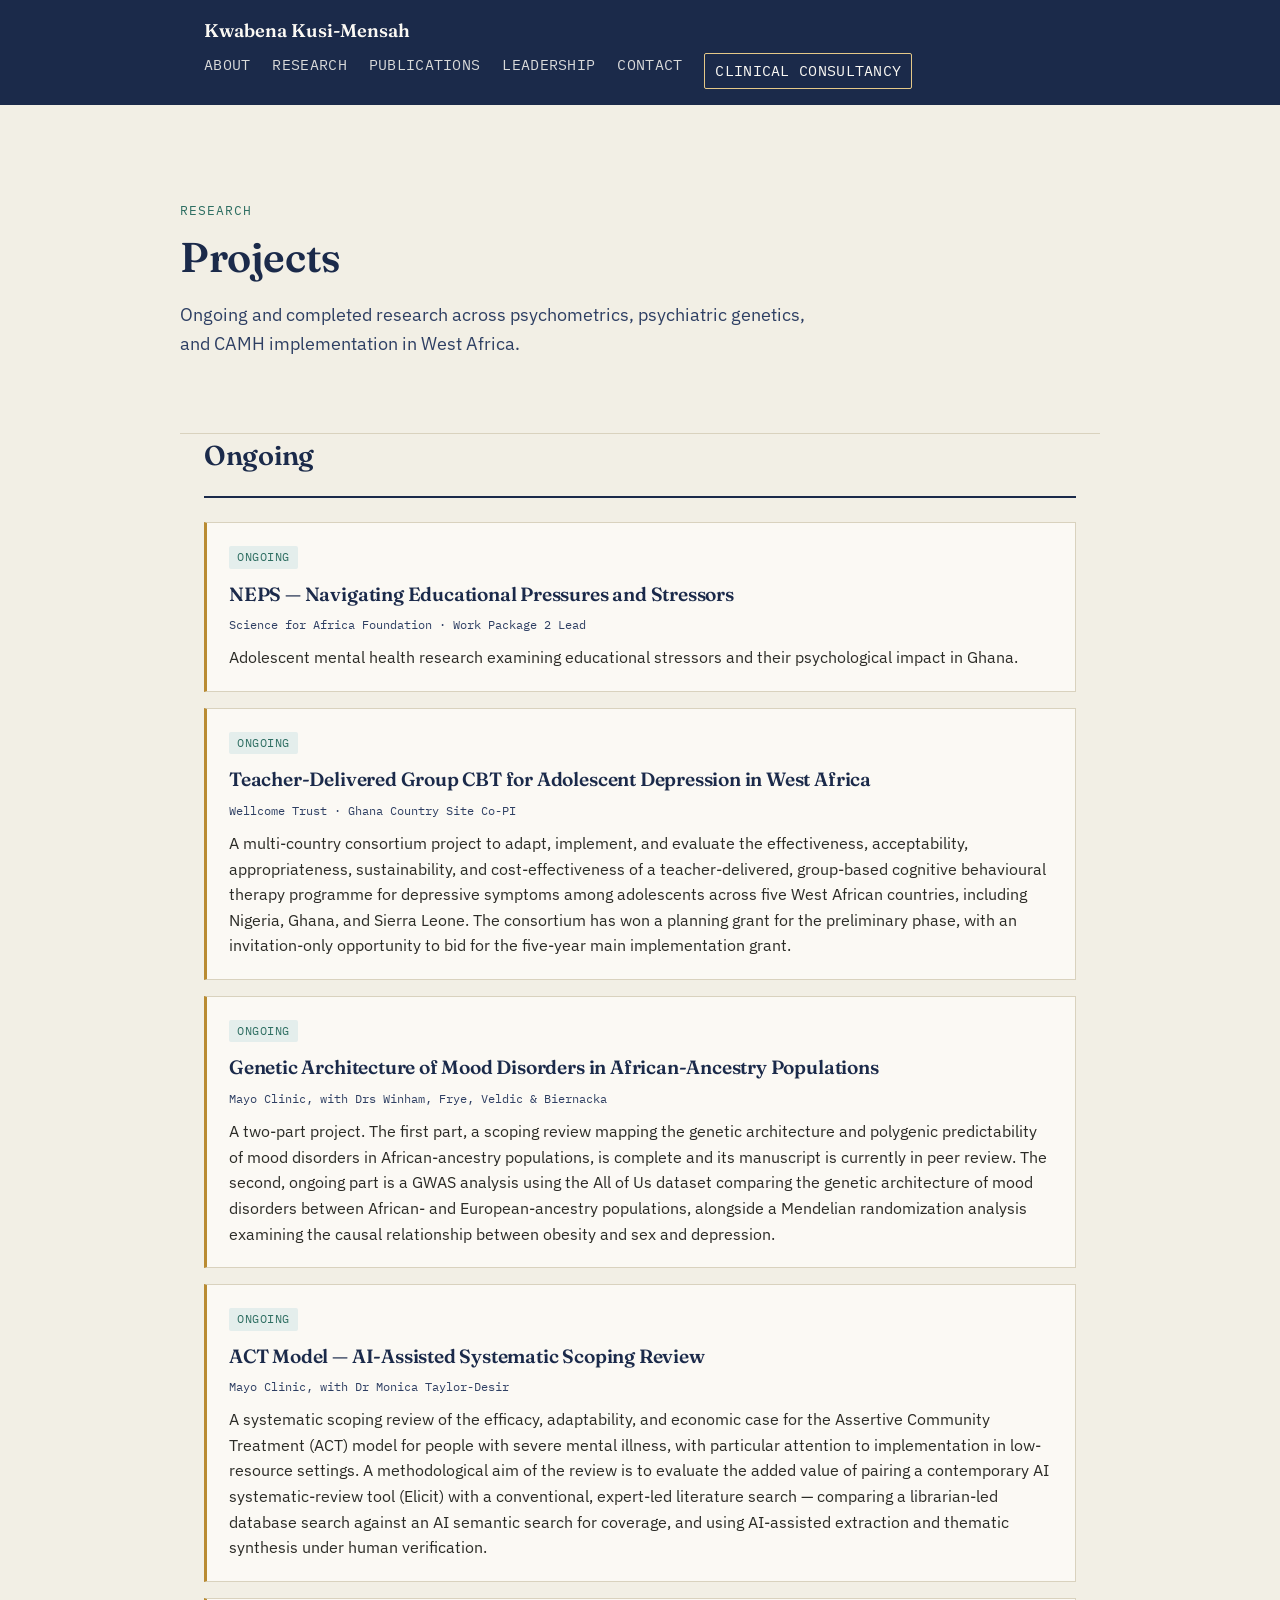
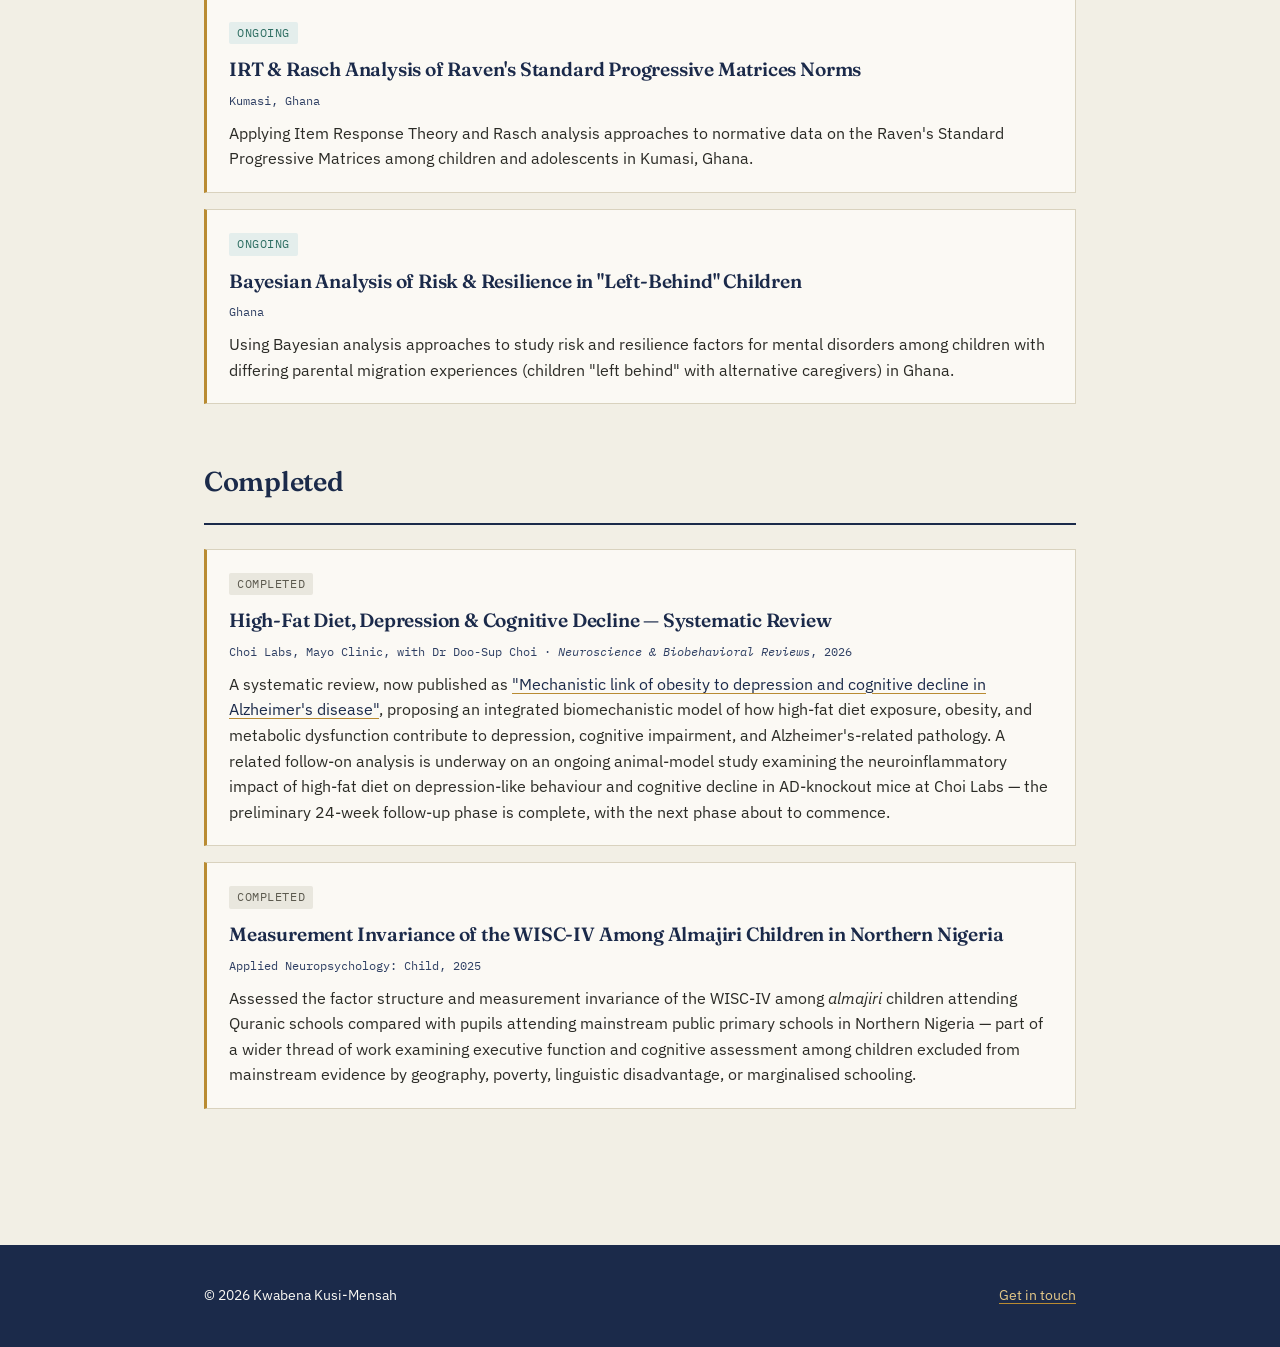
<file: research.html>
<!DOCTYPE html>
<html lang="en">
<head>
<meta charset="UTF-8">
<meta name="viewport" content="width=device-width, initial-scale=1.0">
<title>Research — Kwabena Kusi-Mensah</title>
<link rel="preconnect" href="https://fonts.googleapis.com">
<link href="https://fonts.googleapis.com/css2?family=Fraunces:wght@400;600;700&family=IBM+Plex+Sans:wght@400;500;600&family=IBM+Plex+Mono:wght@400;500&display=swap" rel="stylesheet">
<link rel="stylesheet" href="style.css">
</head>
<body>
  <header class="site-header">
    <div class="nav-inner">
      <a class="brand" href="index.html">Kwabena Kusi-Mensah</a>
      <nav class="primary">
        <a href="about.html">About</a>
        <a href="research.html">Research</a>
        <a href="publications.html">Publications</a>
        <a href="leadership.html">Leadership</a>
        <a href="contact.html">Contact</a>
        <a class="consult" href="consultancy.html">Clinical Consultancy</a>
      </nav>
    </div>
  </header>
<main>
  <div class="container hero" style="padding-top:48px;">
    <div class="eyebrow">Research</div>
    <h1>Projects</h1>
    <p class="lede">Ongoing and completed research across psychometrics, psychiatric genetics, and CAMH implementation in West Africa.</p>
  </div>
  <div class="container">
    <section>
      <div class="section-head"><h2>Ongoing</h2></div>

      <div class="card">
        <span class="tag ongoing">Ongoing</span>
        <h3>NEPS — Navigating Educational Pressures and Stressors</h3>
        <div class="meta">Science for Africa Foundation · Work Package 2 Lead</div>
        <p>Adolescent mental health research examining educational stressors and their psychological impact in Ghana.</p>
      </div>

      <div class="card">
        <span class="tag ongoing">Ongoing</span>
        <h3>Teacher-Delivered Group CBT for Adolescent Depression in West Africa</h3>
        <div class="meta">Wellcome Trust · Ghana Country Site Co-PI</div>
        <p>A multi-country consortium project to adapt, implement, and evaluate the effectiveness, acceptability, appropriateness, sustainability, and cost-effectiveness of a teacher-delivered, group-based cognitive behavioural therapy programme for depressive symptoms among adolescents across five West African countries, including Nigeria, Ghana, and Sierra Leone. The consortium has won a planning grant for the preliminary phase, with an invitation-only opportunity to bid for the five-year main implementation grant.</p>
      </div>

      <div class="card">
        <span class="tag ongoing">Ongoing</span>
        <h3>Genetic Architecture of Mood Disorders in African-Ancestry Populations</h3>
        <div class="meta">Mayo Clinic, with Drs Winham, Frye, Veldic &amp; Biernacka</div>
        <p>A two-part project. The first part, a scoping review mapping the genetic architecture and polygenic predictability of mood disorders in African-ancestry populations, is complete and its manuscript is currently in peer review. The second, ongoing part is a GWAS analysis using the All of Us dataset comparing the genetic architecture of mood disorders between African- and European-ancestry populations, alongside a Mendelian randomization analysis examining the causal relationship between obesity and sex and depression.</p>
      </div>

      <div class="card">
        <span class="tag ongoing">Ongoing</span>
        <h3>ACT Model — AI-Assisted Systematic Scoping Review</h3>
        <div class="meta">Mayo Clinic, with Dr Monica Taylor-Desir</div>
        <p>A systematic scoping review of the efficacy, adaptability, and economic case for the Assertive Community Treatment (ACT) model for people with severe mental illness, with particular attention to implementation in low-resource settings. A methodological aim of the review is to evaluate the added value of pairing a contemporary AI systematic-review tool (Elicit) with a conventional, expert-led literature search — comparing a librarian-led database search against an AI semantic search for coverage, and using AI-assisted extraction and thematic synthesis under human verification.</p>
      </div>

      <div class="card">
        <span class="tag ongoing">Ongoing</span>
        <h3>IRT &amp; Rasch Analysis of Raven's Standard Progressive Matrices Norms</h3>
        <div class="meta">Kumasi, Ghana</div>
        <p>Applying Item Response Theory and Rasch analysis approaches to normative data on the Raven's Standard Progressive Matrices among children and adolescents in Kumasi, Ghana.</p>
      </div>

      <div class="card">
        <span class="tag ongoing">Ongoing</span>
        <h3>Bayesian Analysis of Risk &amp; Resilience in "Left-Behind" Children</h3>
        <div class="meta">Ghana</div>
        <p>Using Bayesian analysis approaches to study risk and resilience factors for mental disorders among children with differing parental migration experiences (children "left behind" with alternative caregivers) in Ghana.</p>
      </div>
    </section>

    <section>
      <div class="section-head"><h2>Completed</h2></div>

      <div class="card">
        <span class="tag completed">Completed</span>
        <h3>High-Fat Diet, Depression &amp; Cognitive Decline — Systematic Review</h3>
        <div class="meta">Choi Labs, Mayo Clinic, with Dr Doo-Sup Choi · <em>Neuroscience &amp; Biobehavioral Reviews</em>, 2026</div>
        <p>A systematic review, now published as <a href="https://doi.org/10.1016/j.neubiorev.2026.106979" target="_blank" rel="noopener">"Mechanistic link of obesity to depression and cognitive decline in Alzheimer's disease"</a>, proposing an integrated biomechanistic model of how high-fat diet exposure, obesity, and metabolic dysfunction contribute to depression, cognitive impairment, and Alzheimer's-related pathology. A related follow-on analysis is underway on an ongoing animal-model study examining the neuroinflammatory impact of high-fat diet on depression-like behaviour and cognitive decline in AD-knockout mice at Choi Labs — the preliminary 24-week follow-up phase is complete, with the next phase about to commence.</p>
      </div>

      <div class="card">
        <span class="tag completed">Completed</span>
        <h3>Measurement Invariance of the WISC-IV Among Almajiri Children in Northern Nigeria</h3>
        <div class="meta">Applied Neuropsychology: Child, 2025</div>
        <p>Assessed the factor structure and measurement invariance of the WISC-IV among <em>almajiri</em> children attending Quranic schools compared with pupils attending mainstream public primary schools in Northern Nigeria — part of a wider thread of work examining executive function and cognitive assessment among children excluded from mainstream evidence by geography, poverty, linguistic disadvantage, or marginalised schooling.</p>
      </div>
    </section>
  </div>
</main>
  <footer>
    <div class="container">
      <div>&copy; 2026 Kwabena Kusi-Mensah</div>
      <div><a href="contact.html">Get in touch</a></div>
    </div>
  </footer>
</body>
</html>
</file>
<file: style.css>
/* ===== Tokens ===== */
:root{
  --ink:#1B2A4A;
  --ink-soft:#2E3F63;
  --parchment:#F2EFE5;
  --paper:#FBF9F4;
  --charcoal:#2B2B26;
  --gold:#B98B32;
  --gold-soft:#E4C888;
  --teal:#2E6E62;
  --line:#D9D2BE;
  --radius:2px;
}
*{box-sizing:border-box;}
html{scroll-behavior:smooth;}
body{
  margin:0;
  background:var(--parchment);
  color:var(--charcoal);
  font-family:'IBM Plex Sans',system-ui,sans-serif;
  font-size:16px;
  line-height:1.6;
}
h1,h2,h3{
  font-family:'Fraunces',serif;
  font-weight:600;
  color:var(--ink);
  margin:0 0 .4em 0;
  letter-spacing:-0.01em;
}
h1{font-size:2.6rem; line-height:1.1;}
h2{font-size:1.7rem;}
h3{font-size:1.2rem;}
a{color:var(--ink); text-decoration-color:var(--gold); text-underline-offset:3px;}
a:hover{color:var(--teal);}
.container{max-width:920px; margin:0 auto; padding:0 24px;}

/* ===== Nav ===== */
header.site-header{background:var(--ink); color:var(--paper); position:sticky; top:0; z-index:10;}
.nav-inner{max-width:920px; margin:0 auto; padding:16px 24px; display:flex; justify-content:space-between; align-items:center; flex-wrap:wrap; gap:8px;}
.brand{font-family:'Fraunces',serif; font-weight:600; font-size:1.15rem; color:var(--paper); text-decoration:none;}
.brand:hover{color:var(--gold-soft);}
nav.primary{display:flex; gap:22px; flex-wrap:wrap;}
nav.primary a{color:var(--paper); text-decoration:none; font-size:.92rem; letter-spacing:.02em; text-transform:uppercase; font-family:'IBM Plex Mono',monospace; opacity:.85;}
nav.primary a:hover{opacity:1; color:var(--gold-soft);}
nav.primary a.consult{border:1px solid var(--gold-soft); padding:5px 10px; border-radius:var(--radius); opacity:1;}

/* ===== Hero ===== */
.hero{padding:72px 0 56px 0; border-bottom:1px solid var(--line);}
.eyebrow{font-family:'IBM Plex Mono',monospace; text-transform:uppercase; letter-spacing:.08em; font-size:.8rem; color:var(--teal); margin-bottom:14px;}
.hero p.lede{font-size:1.15rem; max-width:640px; color:var(--ink-soft);}
.hero-meta{margin-top:28px; display:flex; gap:28px; flex-wrap:wrap; font-family:'IBM Plex Mono',monospace; font-size:.85rem; color:var(--ink-soft);}

/* ===== Sections ===== */
main{padding:48px 0 80px 0;}
section{margin-bottom:56px;}
.section-head{border-bottom:2px solid var(--ink); padding-bottom:8px; margin-bottom:24px; display:flex; justify-content:space-between; align-items:baseline;}
.section-head .count{font-family:'IBM Plex Mono',monospace; font-size:.8rem; color:var(--teal);}

/* ===== Cards (index-card / archive feel) ===== */
.card{
  background:var(--paper);
  border:1px solid var(--line);
  border-left:3px solid var(--gold);
  padding:20px 22px;
  margin-bottom:16px;
}
.card h3{margin-bottom:6px;}
.card .tag{
  display:inline-block;
  font-family:'IBM Plex Mono',monospace;
  font-size:.72rem;
  text-transform:uppercase;
  letter-spacing:.05em;
  padding:2px 8px;
  border-radius:var(--radius);
  margin-bottom:10px;
}
.tag.ongoing{background:#E4EEEC; color:var(--teal);}
.tag.upcoming{background:#F5E9CE; color:#8A6417;}
.tag.completed{background:#E9E7DE; color:#5C5A4F;}
.card .meta{font-family:'IBM Plex Mono',monospace; font-size:.78rem; color:var(--ink-soft); margin-bottom:10px;}
.card p{margin:0;}
.card p + p{margin-top:1em;}
.placeholder-note{font-size:.82rem; color:var(--teal); font-style:italic; margin-top:8px;}

/* ===== Publication list ===== */
.pub{padding:14px 0; border-bottom:1px solid var(--line);}
.pub:last-child{border-bottom:none;}
.pub .pub-meta{font-family:'IBM Plex Mono',monospace; font-size:.78rem; color:var(--ink-soft);}

/* ===== Contact / footer ===== */
footer{background:var(--ink); color:var(--paper); padding:40px 0;}
footer a{color:var(--gold-soft);}
footer .container{display:flex; justify-content:space-between; flex-wrap:wrap; gap:12px; font-size:.85rem;}

.draft-banner{background:var(--gold-soft); color:#4A3813; font-family:'IBM Plex Mono',monospace; font-size:.82rem; text-align:center; padding:8px 12px;}

@media(max-width:640px){
  .hero{padding:48px 0 36px;}
  h1{font-size:2rem;}
  .nav-inner{flex-direction:column; align-items:flex-start;}
}

/* ===== Photos ===== */
.hero-photo-wrap{display:flex; gap:40px; align-items:flex-start; flex-wrap:wrap;}
.hero-photo-wrap .hero-text{flex:1; min-width:280px;}
.hero-photo{width:180px; height:180px; object-fit:cover; border:3px solid var(--paper); box-shadow:0 0 0 1px var(--line); flex-shrink:0;}
.about-photos{display:flex; gap:16px; flex-wrap:wrap; margin:24px 0 8px 0;}
.about-photos img{width:220px; height:280px; object-fit:cover; border:1px solid var(--line);}
.about-photos figcaption{font-family:'IBM Plex Mono',monospace; font-size:.72rem; color:var(--ink-soft); margin-top:6px; max-width:220px;}
.about-photos figure{margin:0;}
</file>
